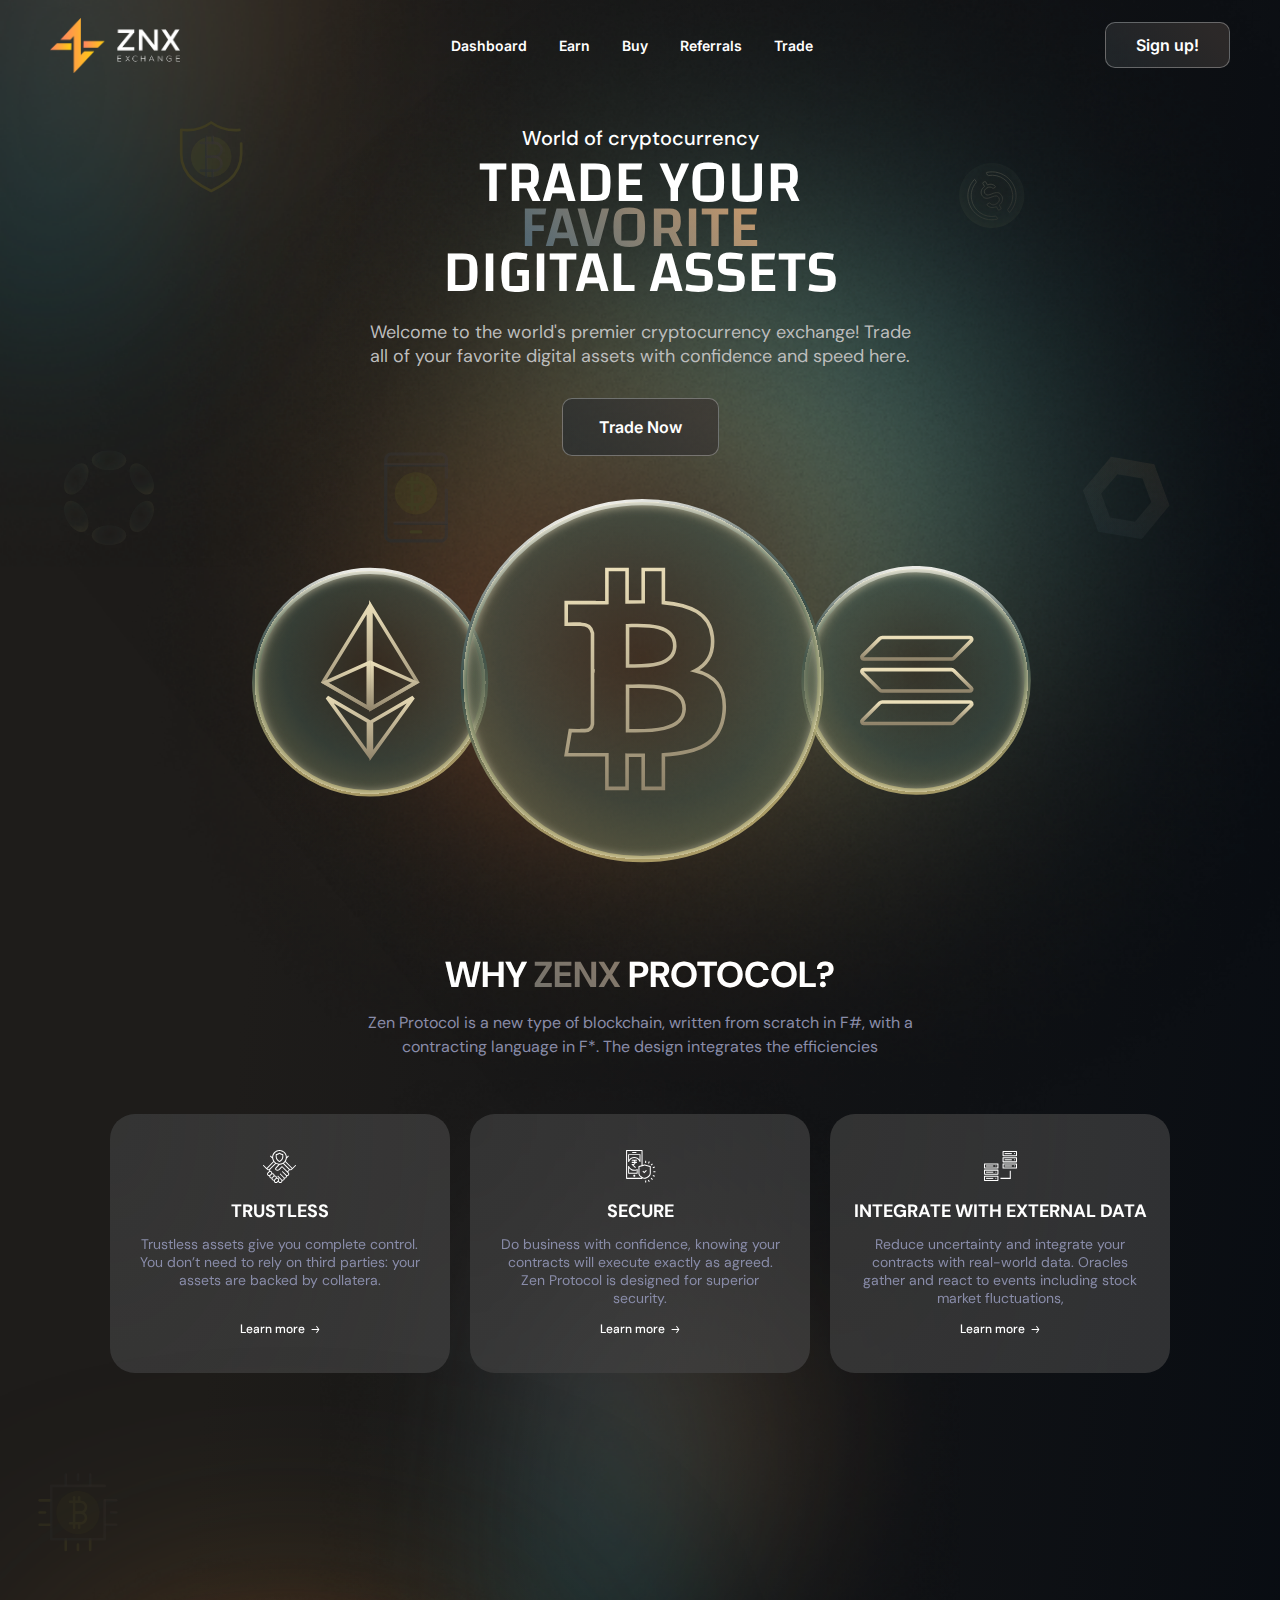
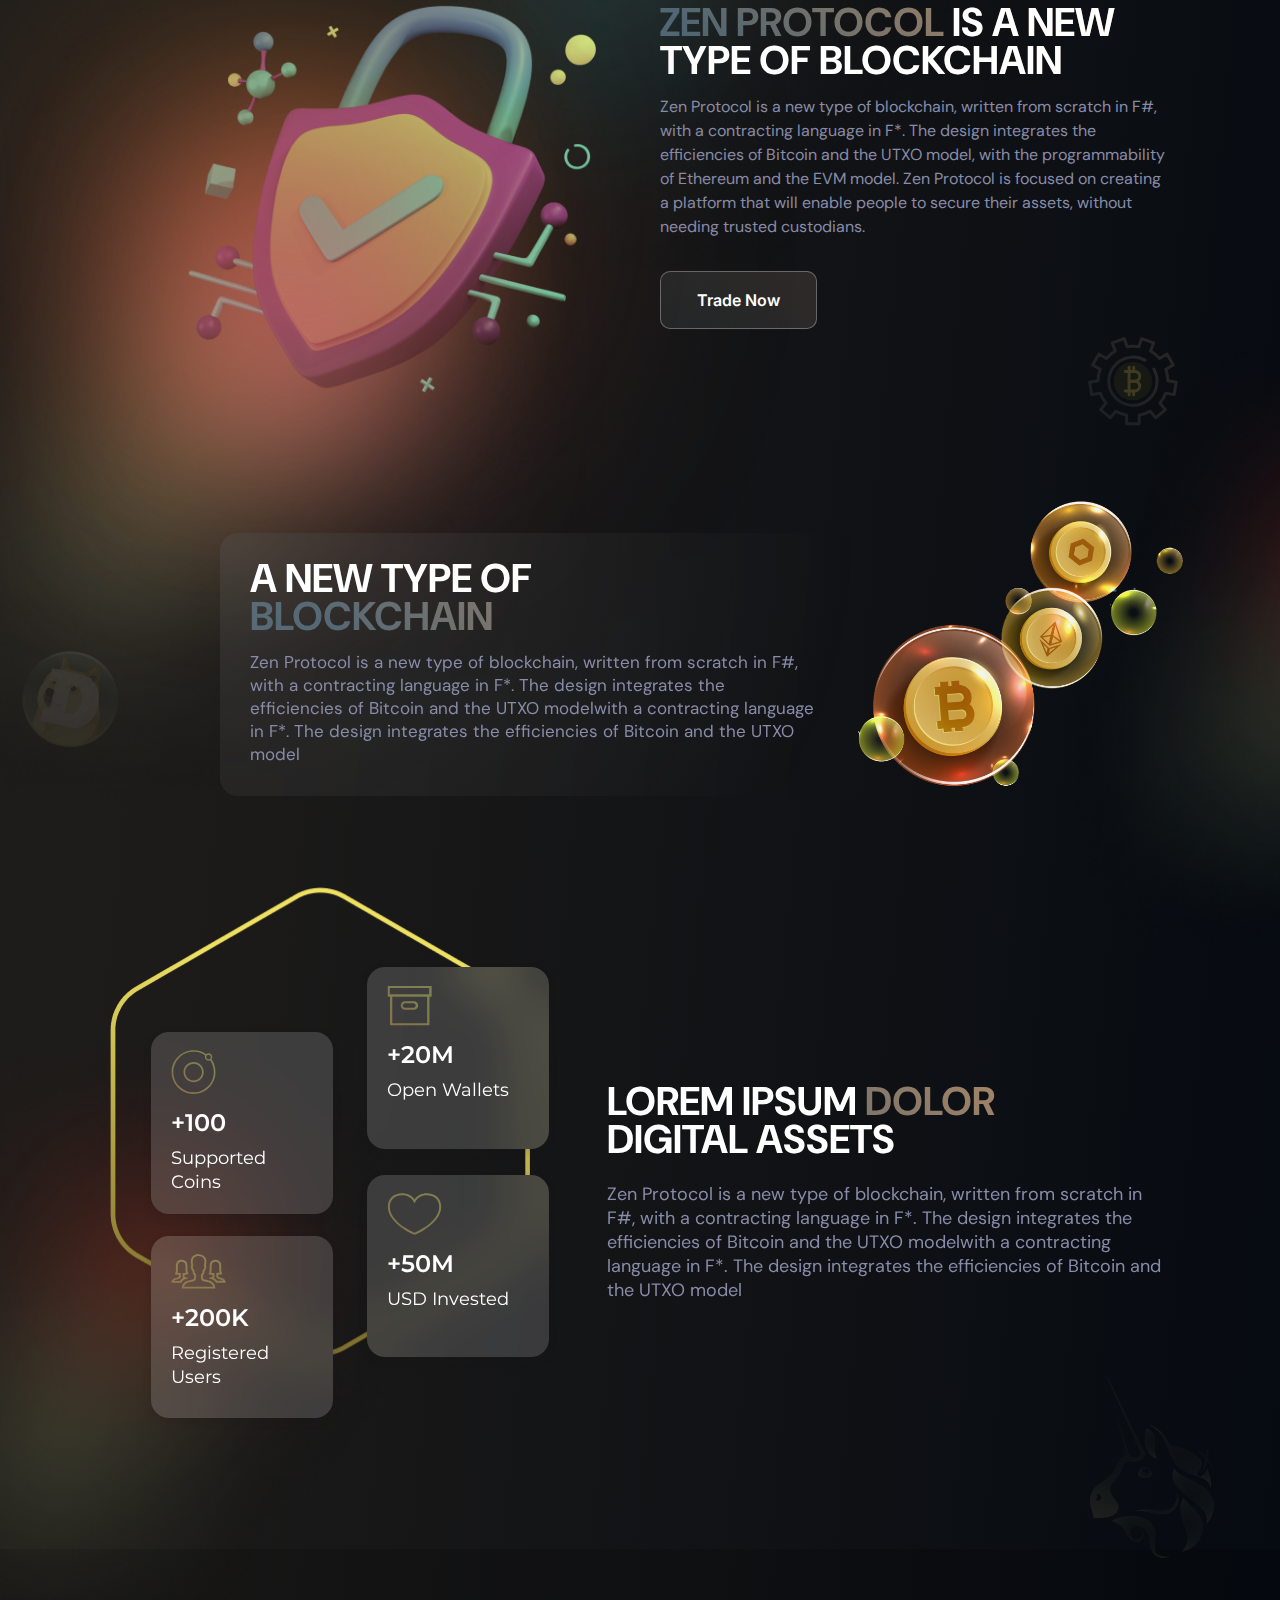
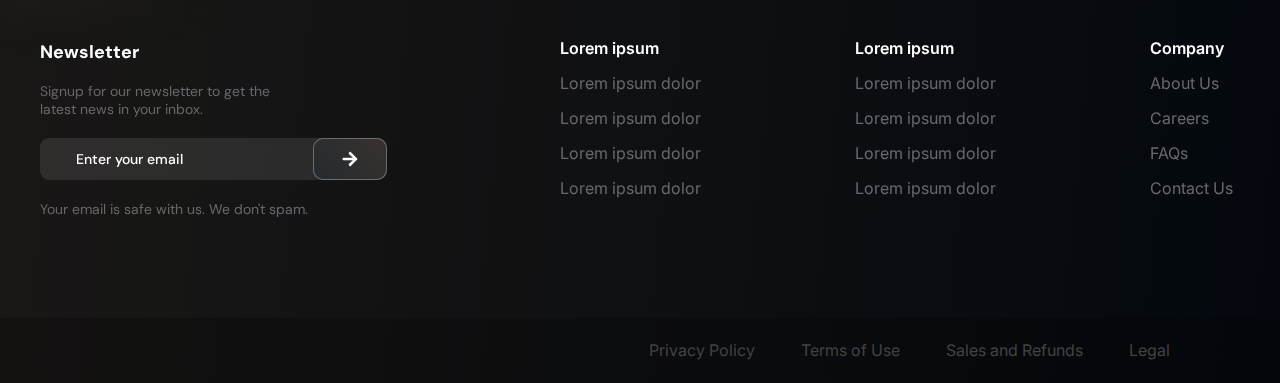
<file: index.html>
<!DOCTYPE html>
<html lang="en">
  <head>
    <meta charset="UTF-8" />
    <meta http-equiv="X-UA-Compatible" content="IE=edge" />
    <meta name="viewport" content="width=device-width, initial-scale=1.0" />
    <link rel="preconnect" href="https://fonts.googleapis.com">
    <link rel="preconnect" href="https://fonts.gstatic.com" crossorigin>
    <link href="https://fonts.googleapis.com/css2?family=Changa:wght@400;500&family=DM+Sans:wght@400;500;700&family=Inter:wght@400;500;600;700&family=Montserrat:wght@400;500;600&display=swap" rel="stylesheet">
    <link rel="stylesheet" href="css/main.css" />
    <title>Home</title>
  </head>
  <body>
    <!-- header start
    =========================================== -->
    <header class="header" id="header">
      <div class="auto__container">
        <div class="header__inner">
          <a href="index.html" class="header__inner-logo">
            <img src="./images/logo.png" alt="">
          </a>
          <nav class="nav" id="menu">
            <ul class="nav__inner">
              <li>
                <a href="dashboard.html">
                  Dashboard
                </a>
              </li>
              <li>
                <a href="earn.html">
                  Earn
                </a>
              </li>
              <li>
                <a href="buy.html">
                  Buy
                </a>
              </li>
              <li>
                <a href="referrals.html">
                  Referrals
                </a>
              </li>
              <li>
                <a href="trade.html">
                  Trade
                </a>
              </li>
              <a href="#" class="button">
                Sign up!
              </a>
            </ul>
          </nav>
          <div class="header__inner-buttons">
            <a href="#" class="button">
              Sign up!
            </a>
            <div class="burger" id="menuBtn">
              <span></span>
            </div>
          </div>
        </div>
      </div>
    </header>
    <!-- header end
    =========================================== -->
    <main class="main">
      <div class="main__bg">
        <div class="main__bg-top">
          <img src="./images/hero-bg.png" alt="">
        </div>
      </div>
      <div class="main__blur">
        <img src="./images/blur.png" alt="">
      </div>
    <!-- hero start
    =========================================== -->
    <section class="hero">
      <div class="hero__bg">
        <div class="heroIcon topl">
          <img src="./images/icons/bitcoin-1.svg" alt="">
        </div>
        <div class="heroIcon topr">
          <img src="./images/icons/usd-coin.svg" alt="">
        </div>
        <div class="heroIcon botl">
          <img src="./images/icons/polkadot.svg" alt="">
        </div>
        <div class="heroIcon botm">
          <img src="./images/icons/bitcoin-2.svg" alt="">
        </div>
        <div class="heroIcon botr">
          <img src="./images/icons/chainlink-link.svg" alt="">
        </div>
      </div>
      <div class="auto__container">
        <div class="hero__inner">
          <div class="hero__inner-content">
            <h5>
              World of cryptocurrency
            </h5>
            <h1>
              Trade your <br>
              <span>
              favorite 
              </span> <br>
              digital assets
            </h1>
            <p class="md">
              Welcome to the world's premier cryptocurrency exchange! Trade all of your favorite digital assets with confidence and speed here.
            </p>
            <a href="#" class="button">
              Trade Now
            </a>
          </div>
          <div class="hero__inner-image">
            <img src="./images/hero.svg" alt="">
          </div>
        </div>
      </div>
    </section>
    <!-- hero end
    =========================================== -->
    <!-- feature start
    =========================================== -->
    <section class="feature">
      <div class="feature__bg">
        <img src="./images/feature-bg.png" alt="">
      </div>
      <div class="auto__container">
        <div class="feature__inner">
          <div class="feature__inner-title">
            <h2 class="gradient">
               <span>Why</span> Zenx <span>Protocol?</span> 
            </h2>
            <p>
              Zen Protocol is a new type of blockchain, written from scratch in F#, with a contracting language in F*. The design integrates the efficiencies 
            </p>
          </div>
          <div class="feature__inner-row">
            <div class="featureItem">
              <div class="featureItem__icon">
                <img src="./images/feature/trust.svg" alt="">
              </div>
              <h6>
                TRUSTLESS
              </h6>
              <p class="sm">
                Trustless assets give you complete control. You don’t need to rely on third parties: your assets are backed by collatera.
              </p>
              <a href="#">
                Learn more 
                <svg>
                  <use xlink:href="#arrow-right"></use>
                </svg>
              </a>
            </div>
            <div class="featureItem">
              <div class="featureItem__icon">
                <img src="./images/feature/secure.svg" alt="">
              </div>
              <h6>
                SECURE
              </h6>
              <p class="sm">
                Do business with confidence, knowing your contracts will execute exactly as agreed. Zen Protocol is designed for superior security.
              </p>
              <a href="#">
                Learn more 
                <svg>
                  <use xlink:href="#arrow-right"></use>
                </svg>
              </a>
            </div>
            <div class="featureItem">
              <div class="featureItem__icon">
                <img src="./images/feature/data.svg" alt="">
              </div>
              <h6>
                INTEGRATE WITH EXTERNAL DATA
              </h6>
              <p class="sm">
                Reduce uncertainty and integrate your contracts with real-world data. Oracles gather and react to events including stock market fluctuations,
              </p>
              <a href="#">
                Learn more 
                <svg>
                  <use xlink:href="#arrow-right"></use>
                </svg>
              </a>
            </div>
          </div>
        </div>
      </div>
    </section>
    <!-- feature end
    =========================================== -->
    <!-- intro start
    =========================================== -->
    <section class="intro">
      <div class="intro__bg">
        <div class="introIcon topl">
          <img src="./images/icons/bitcoin-3.svg" alt="">
        </div>
        <div class="introIcon">
          <img src="./images/icons/bitcoin-4.svg" alt="">
        </div>
        <div class="intro__bg-blur">
          <img src="./images/intro-bg.png" alt="">
        </div>
      </div>

      <div class="auto__container">
        <div class="intro__inner">
          <div class="intro__inner-image">
            <img src="./images/intro-image.png" alt="">
          </div>
          <div class="intro__inner-content">
              <h2 class="big gradient">
                Zen Protocol <span>is a new type of blockchain</span> 
              </h2>
              <p>
                Zen Protocol is a new type of blockchain, written from scratch in F#, with a contracting language in F*. The design integrates the efficiencies of Bitcoin and the UTXO model, with the programmability of Ethereum and the EVM model. Zen Protocol is focused on creating a platform that will enable people to secure their assets, without needing trusted custodians.
              </p>
              <a href="#" class="button">
                Trade Now
              </a>
          </div>
        </div>
      </div>
    </section>
    <!-- intro end
    =========================================== -->
    <!-- info start
    =========================================== -->
    <section class="info">
      <div class="info__bg">
        <div class="infoIcon">
          <img src="./images/icons/dogecoin.svg" alt="">
        </div>
        <div class="info__bg-blur">
          <img src="./images/info-bg.png" alt="">
        </div>
      </div>
      <div class="auto__container">
        <div class="info__inner">
          <div class="info__inner-content">
            <h2 class="big gradient">
            <span>a new type of</span> <br> 
              blockchain
            </h2>
            <p class="big">
              Zen Protocol is a new type of blockchain, written from scratch in F#, with a contracting language in F*. The design integrates the efficiencies of Bitcoin and the UTXO modelwith a contracting language in F*. The design integrates the efficiencies of Bitcoin and the UTXO model
            </p>
          </div>
          <div class="info__inner-image">
            <img src="./images/info-image.png" alt="">
          </div>
        </div>
      </div>
    </section>
    <!-- info end
    =========================================== -->
    <!-- achieve start
    =========================================== -->
    <section class="achieve">
      <div class="achieve__bg">
        <div class="achieveIcon">
          <img src="./images/icons/uniswap.svg" alt="">
        </div>
        <div class="achieve__bg-blur">
          <img src="./images/info-bg.png" alt="">
        </div>
      </div>
      <div class="auto__container">
        <div class="achieve__inner">
          <div class="achieve__inner-info">
            <div class="achieve__inner-bg">
              <img src="./images/achieve-bg.png" alt="">
            </div>
            <div class="achieveItem">
              <div class="achieveItem__icon">
                <img src="./images/achieve/ionic.svg" alt="">
              </div>
              <h4>
                +100
              </h4>
              <p class="md">
                Supported Coins
              </p>
            </div>
            <div class="achieveItem">
              <div class="achieveItem__icon">
                <img src="./images/achieve/box.svg" alt="">
              </div>
              <h4>
                +20M
              </h4>
              <p class="md">
                Open Wallets
              </p>
            </div>
            <div class="achieveItem">
              <div class="achieveItem__icon long">
                <img src="./images/achieve/people.svg" alt="">
              </div>
              <h4>
                +200K
              </h4>
              <p class="md">
                Registered Users
              </p>
            </div>
            <div class="achieveItem">
              <div class="achieveItem__icon long">
                <img src="./images/achieve/heart.svg" alt="">
              </div>
              <h4>
                +50M
              </h4>
              <p class="md">
                USD Invested
              </p>
            </div>
          </div>
          <div class="achieve__inner-content">
            <h2 class="big gradient">
              <span>
                Lorem ipsum
              </span>
               dolor <br> 
               <span>digital assets</span> 
            </h2>
            <p class="md">
              Zen Protocol is a new type of blockchain, written from scratch in F#, with a contracting language in F*. The design integrates the efficiencies of Bitcoin and the UTXO modelwith a contracting language in F*. The design integrates the efficiencies of Bitcoin and the UTXO model
            </p>
          </div>
        </div>
      </div>
    </section>
    <!-- achieve end
    =========================================== -->
    <!-- footer start
    =========================================== -->
    <footer class="footer">
      <div class="auto__container">
        <div class="footer__inner">
          <form action="" class="footer__inner-form">
              <h6>
                Newsletter
              </h6>
              <p class="sm">
                Signup for our newsletter to get the latest news in your inbox.
              </p>
              <div class="input">
                <input type="email" placeholder="Enter your email">
                <button type="submit" class="button">
                  <svg>
                    <use xlink:href="#button-arrow"></use>
                  </svg>
                </button>
              </div>
              <p class="sm">
                Your email is safe with us. We don't spam.
              </p>
          </form>
          <div class="footer__inner-links">
            <div class="footer__inner-col">
                <h6 class="sm">
                  Lorem ipsum 
                </h6>
                <a href="#">
                  Lorem ipsum dolor
                </a>
                <a href="#">
                  Lorem ipsum dolor
                </a>
                <a href="#">
                  Lorem ipsum dolor
                </a>
                <a href="#">
                  Lorem ipsum dolor
                </a>
            </div>
            <div class="footer__inner-col">
              <h6 class="sm">
                Lorem ipsum 
              </h6>
              <a href="#">
                Lorem ipsum dolor
              </a>
              <a href="#">
                Lorem ipsum dolor
              </a>
              <a href="#">
                Lorem ipsum dolor
              </a>
              <a href="#">
                Lorem ipsum dolor
              </a>
            </div>
            <div class="footer__inner-col">
            <h6 class="sm">
              Company
            </h6>
            <a href="#">
              About Us
            </a>
            <a href="#">
              Careers
            </a>
            <a href="#">
              FAQs
            </a>
            <a href="#">
              Contact Us
            </a>
            </div>
          </div>
        </div>
      </div>
    </footer>
    <div class="copy">
      <div class="auto__container">
        <div class="copy__inner">
          <a href="#">
            Privacy Policy
          </a>
          <a href="#">
            Terms of Use
          </a>
          <a href="#">
            Sales and Refunds
          </a>
          <a href="#">
            Legal
          </a>
        </div>
      </div>
    </div>
    <!-- footer end
    =========================================== -->
    </main>

    <!-- Sprites
    =========================================== -->

    <svg style="display: none">
      <symbol id="arrow-right" viewBox="0 0 10 10">
        <g>
          <path d="M6.2987 0.868103L5.68835 1.70039L7.6709 4.40977H0.671387V5.59033H7.6709L5.68403 8.2997L6.2987 9.13199L9.32879 5.00005L6.2987 0.868103Z" fill="currentColor"/>
        </g>
      </symbol>
      <symbol id="button-arrow" viewBox="0 0 17 16">
        <g>
          <path d="M7.30469 1.32422C6.95312 1.67578 6.98828 2.20312 7.30469 2.55469L11.5586 6.5625H1.46875C0.976562 6.5625 0.625 6.94922 0.625 7.40625V8.53125C0.625 9.02344 0.976562 9.375 1.46875 9.375H11.5586L7.30469 13.418C6.98828 13.7695 6.98828 14.2969 7.30469 14.6484L8.07812 15.4219C8.42969 15.7383 8.95703 15.7383 9.27344 15.4219L16.1289 8.56641C16.4453 8.25 16.4453 7.72266 16.1289 7.37109L9.27344 0.550781C8.95703 0.234375 8.42969 0.234375 8.07812 0.550781L7.30469 1.32422Z" fill="currentColor"/>
        </g>
      </symbol>
    </svg>
    <!-- js
    =========================================== -->
    <script src="./js/main.js"></script>
    
  </body>
</html>
</file>
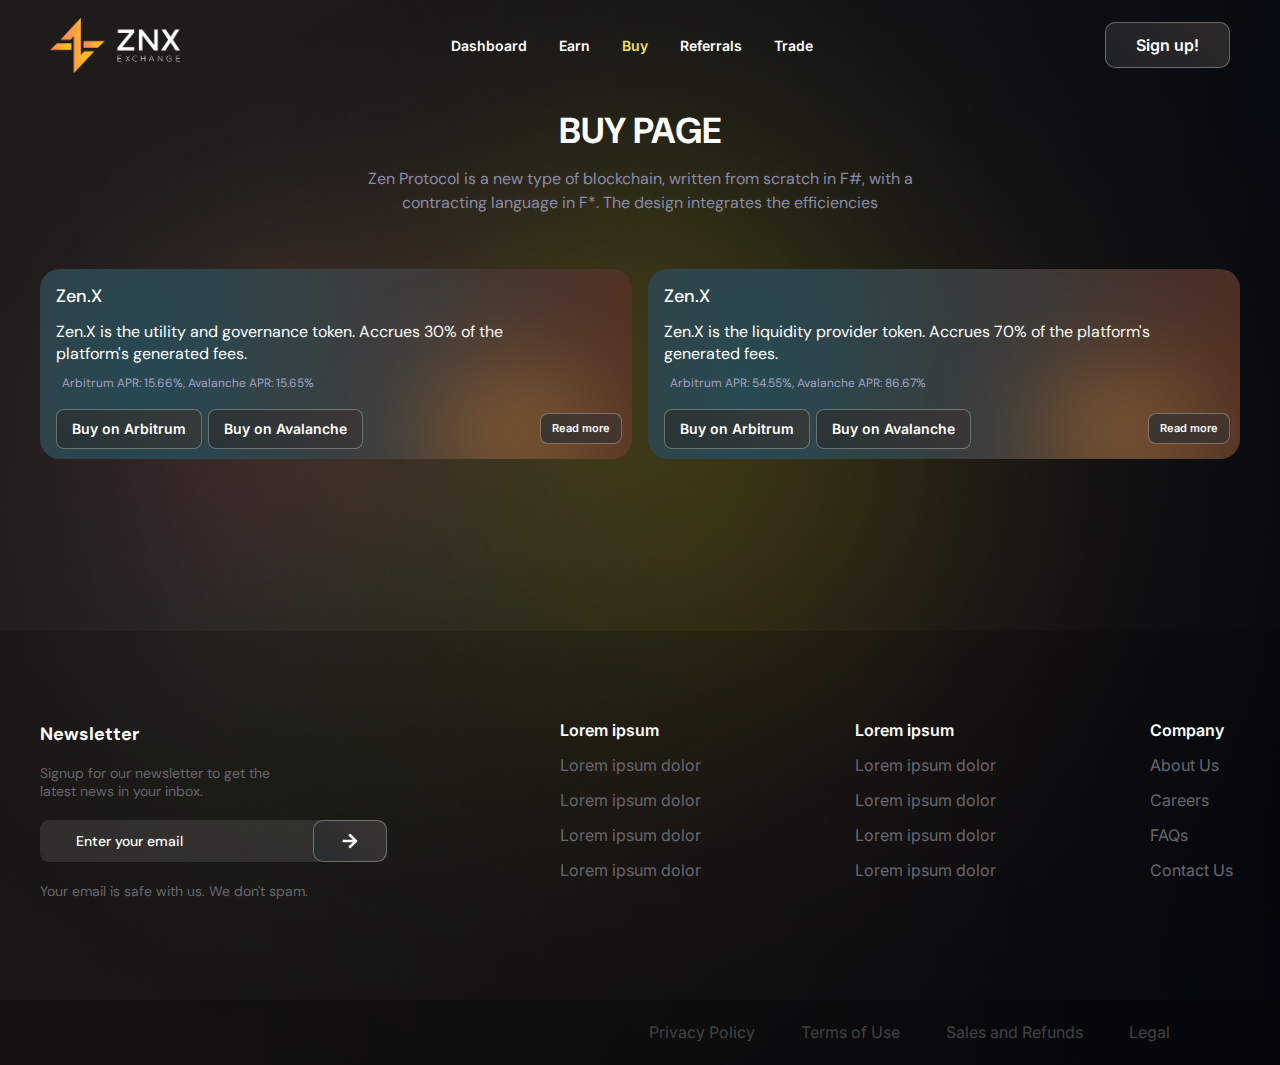
<file: buy.html>
<!DOCTYPE html>
<html lang="en">
  <head>
    <meta charset="UTF-8" />
    <meta http-equiv="X-UA-Compatible" content="IE=edge" />
    <meta name="viewport" content="width=device-width, initial-scale=1.0" />
    <link rel="preconnect" href="https://fonts.googleapis.com" />
    <link rel="preconnect" href="https://fonts.gstatic.com" crossorigin />
    <link
      href="https://fonts.googleapis.com/css2?family=Changa:wght@400;500&family=DM+Sans:wght@400;500;700&family=Inter:wght@400;500;600;700&family=Montserrat:wght@400;500;600&display=swap"
      rel="stylesheet"
    />
    <link rel="stylesheet" href="css/main.css" />
    <title>Buy</title>
  </head>
  <body>
    <!-- header start
    =========================================== -->
    <header class="header" id="header">
      <div class="auto__container">
        <div class="header__inner">
          <a href="index.html" class="header__inner-logo">
            <img src="./images/logo.png" alt="">
          </a>
          <nav class="nav" id="menu">
            <ul class="nav__inner">
              <li>
                <a href="dashboard.html"> Dashboard </a>
              </li>
              <li>
                <a href="earn.html"> Earn </a>
              </li>
              <li>
                <a href="buy.html" class="active"> Buy </a>
              </li>
              <li>
                <a href="referrals.html"> Referrals </a>
              </li>
              <li>
                <a href="trade.html"> Trade </a>
              </li>
              <a href="#" class="button"> Sign up! </a>
            </ul>
          </nav>
          <div class="header__inner-buttons">
            <a href="#" class="button"> Sign up! </a>
            <div class="burger" id="menuBtn">
              <span></span>
            </div>
          </div>
        </div>
      </div>
    </header>
    <!-- header end
    =========================================== -->
    <main class="main">
      <div class="main__bg">
        <div class="main__bg-inner">
          <img src="./images/main-bg-3.png" alt="" />
        </div>
      </div>
      <!-- dash start
    =========================================== -->
      <section class="dash">
        <div class="auto__container">
          <div class="dash__inner">
            <div class="dash__inner-header">
              <h2>Buy Page</h2>
              <p>
                Zen Protocol is a new type of blockchain, written from scratch in F#, with a contracting language in F*. The design integrates the efficiencies 
              </p>
            </div>
            <div class="dashItem__row buy">
              <div class="dashItem gr">
                <div class="dashItem__title left ex">
                  <h6>Zen.X</h6>
                </div>
                <div class="dashItem__text">
                    <p class="md">
                        Zen.X is the utility and governance token. Accrues 30% of the platform's generated fees.
                    </p>
                    <p class="sm">
                        Arbitrum APR: 15.66%, Avalanche APR: 15.65%
                    </p>
                </div>
                <div class="dashItem__buttons big ex">
                    <div class="dashItem__buttons-row">
                        <a href="#" class="button">
                            Buy on Arbitrum
                        </a>
                        <a href="#" class="button">
                            Buy on Avalanche
                        </a>
                    </div>
                    <a href="#" class="button sm">
                        Read more
                    </a>
                </div>
              </div>
              <div class="dashItem gr">
                <div class="dashItem__title left ex">
                  <h6>Zen.X</h6>
                </div>
                <div class="dashItem__text">
                    <p class="md">
                        Zen.X is the liquidity provider token. Accrues 70% of the platform's generated fees.
                    </p>
                    <p class="sm">
                        Arbitrum APR: 54.55%, Avalanche APR: 86.67%
                    </p>
                </div>
                <div class="dashItem__buttons big ex">
                    <div class="dashItem__buttons-row">
                        <a href="#" class="button">
                            Buy on Arbitrum
                        </a>
                        <a href="#" class="button">
                            Buy on Avalanche
                        </a>
                    </div>
                    <a href="#" class="button sm">
                        Read more
                    </a>
                </div>
              </div>
            </div>
          </div>
        </div>
      </section>
      <!-- dash end
    =========================================== -->
      <!-- footer start
    =========================================== -->
      <footer class="footer">
        <div class="auto__container">
          <div class="footer__inner">
            <form action="" class="footer__inner-form">
              <h6>Newsletter</h6>
              <p class="sm">
                Signup for our newsletter to get the latest news in your inbox.
              </p>
              <div class="input">
                <input type="email" placeholder="Enter your email" />
                <button type="submit" class="button">
                  <svg>
                    <use xlink:href="#button-arrow"></use>
                  </svg>
                </button>
              </div>
              <p class="sm">Your email is safe with us. We don't spam.</p>
            </form>
            <div class="footer__inner-links">
              <div class="footer__inner-col">
                <h6 class="sm">Lorem ipsum</h6>
                <a href="#"> Lorem ipsum dolor </a>
                <a href="#"> Lorem ipsum dolor </a>
                <a href="#"> Lorem ipsum dolor </a>
                <a href="#"> Lorem ipsum dolor </a>
              </div>
              <div class="footer__inner-col">
                <h6 class="sm">Lorem ipsum</h6>
                <a href="#"> Lorem ipsum dolor </a>
                <a href="#"> Lorem ipsum dolor </a>
                <a href="#"> Lorem ipsum dolor </a>
                <a href="#"> Lorem ipsum dolor </a>
              </div>
              <div class="footer__inner-col">
                <h6 class="sm">Company</h6>
                <a href="#"> About Us </a>
                <a href="#"> Careers </a>
                <a href="#"> FAQs </a>
                <a href="#"> Contact Us </a>
              </div>
            </div>
          </div>
        </div>
      </footer>
      <div class="copy">
        <div class="auto__container">
          <div class="copy__inner">
            <a href="#"> Privacy Policy </a>
            <a href="#"> Terms of Use </a>
            <a href="#"> Sales and Refunds </a>
            <a href="#"> Legal </a>
          </div>
        </div>
      </div>
      <!-- footer end
    =========================================== -->
    </main>
    <!-- Sprites
    =========================================== -->
    <svg style="display: none">
      <symbol id="arrow-right" viewBox="0 0 10 10">
        <g>
          <path
            d="M6.2987 0.868103L5.68835 1.70039L7.6709 4.40977H0.671387V5.59033H7.6709L5.68403 8.2997L6.2987 9.13199L9.32879 5.00005L6.2987 0.868103Z"
            fill="currentColor"
          />
        </g>
      </symbol>
      <symbol id="button-arrow" viewBox="0 0 17 16">
        <g>
          <path
            d="M7.30469 1.32422C6.95312 1.67578 6.98828 2.20312 7.30469 2.55469L11.5586 6.5625H1.46875C0.976562 6.5625 0.625 6.94922 0.625 7.40625V8.53125C0.625 9.02344 0.976562 9.375 1.46875 9.375H11.5586L7.30469 13.418C6.98828 13.7695 6.98828 14.2969 7.30469 14.6484L8.07812 15.4219C8.42969 15.7383 8.95703 15.7383 9.27344 15.4219L16.1289 8.56641C16.4453 8.25 16.4453 7.72266 16.1289 7.37109L9.27344 0.550781C8.95703 0.234375 8.42969 0.234375 8.07812 0.550781L7.30469 1.32422Z"
            fill="currentColor"
          />
        </g>
      </symbol>
    </svg>
    <!-- js
    =========================================== -->
    <script src="./js/main.js"></script>
  </body>
</html>
</file>
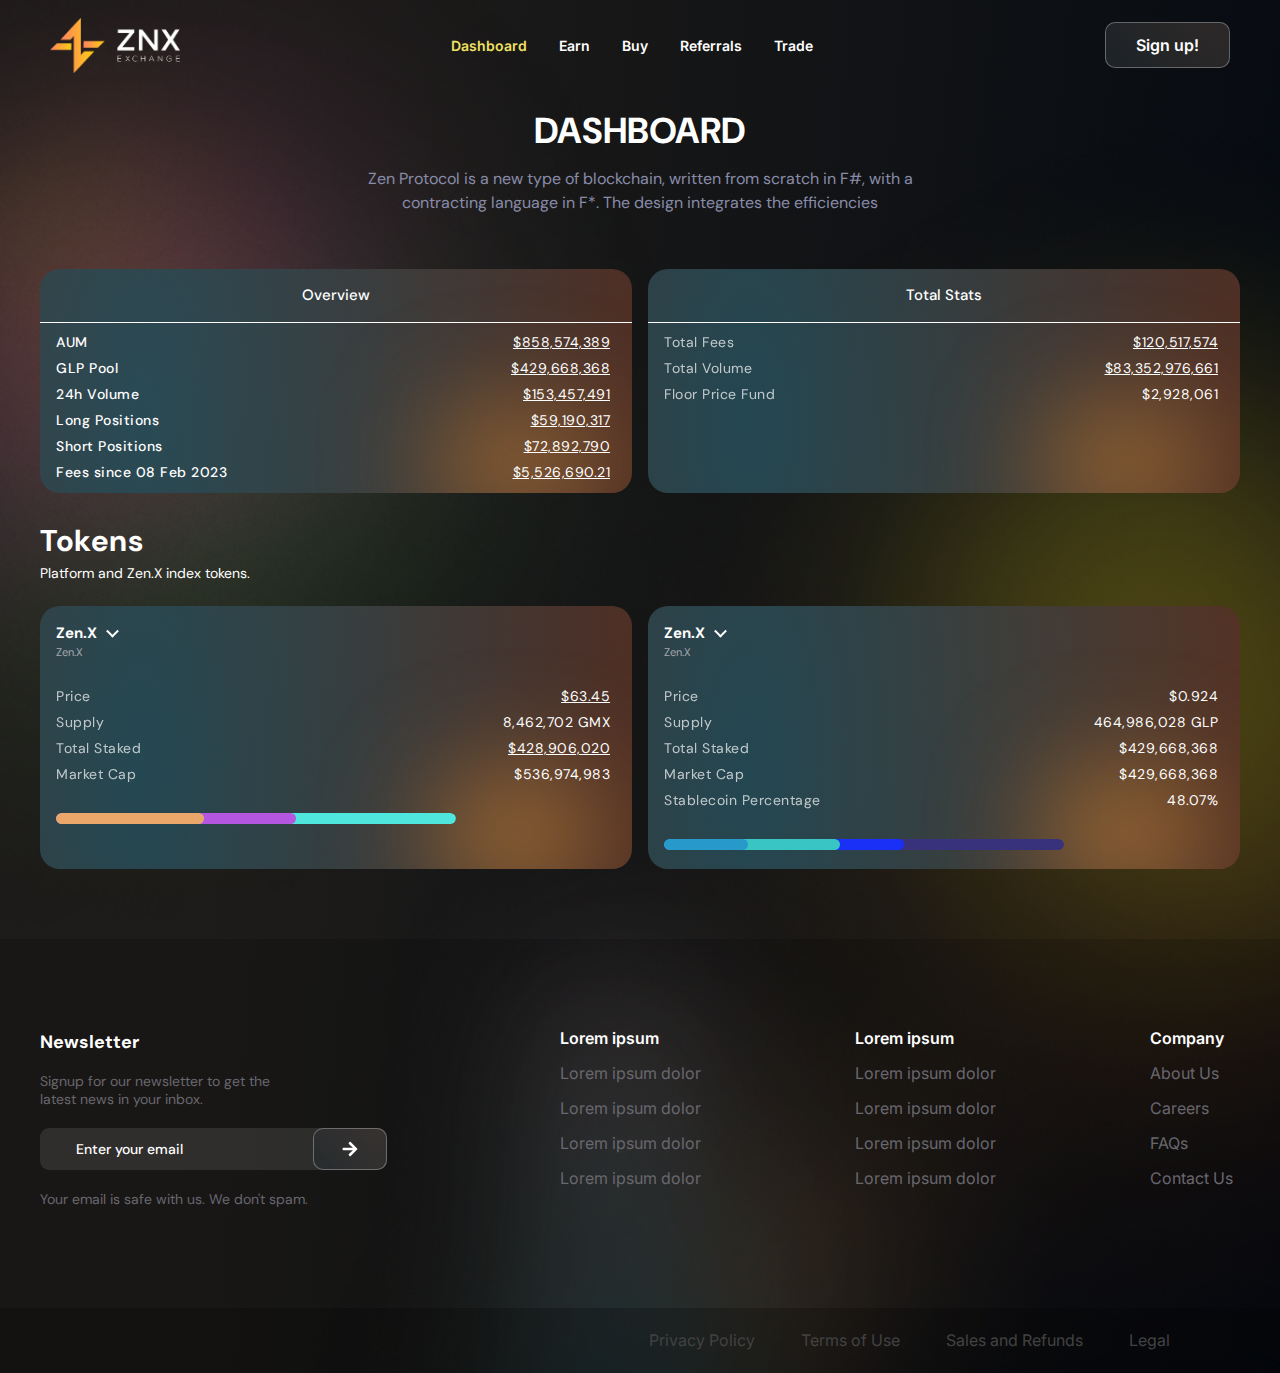
<file: dashboard.html>
<!DOCTYPE html>
<html lang="en">
  <head>
    <meta charset="UTF-8" />
    <meta http-equiv="X-UA-Compatible" content="IE=edge" />
    <meta name="viewport" content="width=device-width, initial-scale=1.0" />
    <link rel="preconnect" href="https://fonts.googleapis.com">
    <link rel="preconnect" href="https://fonts.gstatic.com" crossorigin>
    <link href="https://fonts.googleapis.com/css2?family=Changa:wght@400;500&family=DM+Sans:wght@400;500;700&family=Inter:wght@400;500;600;700&family=Montserrat:wght@400;500;600&display=swap" rel="stylesheet">
    <link rel="stylesheet" href="css/main.css" />
    <title>Dashboard</title>
  </head>
  <body>
    <!-- header start
    =========================================== -->
    <header class="header" id="header">
      <div class="auto__container">
        <div class="header__inner">
          <a href="index.html" class="header__inner-logo">
            <img src="./images/logo.png" alt="">
          </a>
          <nav class="nav" id="menu">
            <ul class="nav__inner">
              <li>
                <a href="dashboard.html" class="active">
                  Dashboard
                </a>
              </li>
              <li>
                <a href="earn.html">
                  Earn
                </a>
              </li>
              <li>
                <a href="buy.html">
                  Buy
                </a>
              </li>
              <li>
                <a href="referrals.html">
                  Referrals
                </a>
              </li>
              <li>
                <a href="trade.html">
                  Trade
                </a>
              </li>
              <a href="#" class="button">
                Sign up!
              </a>
            </ul>
          </nav>
          <div class="header__inner-buttons">
            <a href="#" class="button">
              Sign up!
            </a>
            <div class="burger" id="menuBtn">
              <span></span>
            </div>
          </div>
        </div>
      </div>
    </header>
    <!-- header end
    =========================================== -->
    <main class="main">
      <div class="main__bg">
        <div class="main__bg-inner">
            <img src="./images/main-bg-1.png" alt="">
        </div>
      </div>
    <!-- dash start
    =========================================== -->
    <section class="dash">
      <div class="auto__container">
        <div class="dash__inner">
            <div class="dash__inner-header">
                <h2>
                    Dashboard
                </h2>
                <p>
                    Zen Protocol is a new type of blockchain, written from scratch in F#, with a contracting language in F*. The design integrates the efficiencies 
                </p>
            </div>
            <div class="dashItem__row">
              <div class="dashItem gr">
                <div class="dashItem__title block">
                  <h6>
                    Overview
                  </h6>
                </div>
                <div class="dashItem__info">
                  <p>
                    AUM
                  </p>
                  <p class="sm">
                    $858,574,389
                  </p>
                </div>
                <div class="dashItem__info">
                  <p>
                    GLP Pool
                  </p>
                  <p class="sm">
                    $429,668,368
                  </p>
                </div>
                <div class="dashItem__info">
                  <p>
                    24h Volume
                  </p>
                  <p class="sm">
                    $153,457,491
                  </p>
                </div>
                <div class="dashItem__info">
                  <p>
                    Long Positions
                  </p>
                  <p class="sm">
                    $59,190,317
                  </p>
                </div>
                <div class="dashItem__info">
                  <p>
                    Short Positions
                  </p>
                  <p class="sm">
                    $72,892,790
                  </p>
                </div>
                <div class="dashItem__info">
                  <p>
                    Fees since 08 Feb 2023
                  </p>
                  <p class="sm">
                    $5,526,690.21
                  </p>
                </div>
              </div>
              <div class="dashItem gr">
                <div class="dashItem__title block">
                  <h6>
                    Total Stats
                  </h6>
                </div>
                <div class="dashItem__info">
                  <p class="reg">
                    Total Fees
                  </p>
                  <p class="sm">
                    $120,517,574
                  </p>
                </div>
                <div class="dashItem__info">
                  <p class="reg">
                    Total Volume
                  </p>
                  <p class="sm">
                    $83,352,976,661
                  </p>
                </div>
                <div class="dashItem__info">
                  <p class="reg">
                    Floor Price Fund
                  </p>
                  <p class="sm base">
                    $2,928,061
                  </p>
                </div>
              </div>
            </div>
            <div class="dash__inner-title">
              <h3>
                Tokens
              </h3>
              <p class="sm">
                Platform and Zen.X index tokens.
              </p>
            </div>
            <div class="dashItem__row">
              <div class="dashItem gr">
                <div class="dashItem__header">
                  <h6>
                    Zen.X
                  </h6>
                  <p>
                    Zen.X
                  </p>
                </div>
                <div class="dashItem__info">
                  <p class="reg">
                    Price
                  </p>
                  <p class="sm">
                    $63.45
                  </p>
                </div>
                <div class="dashItem__info">
                  <p class="reg">
                    Supply
                  </p>
                  <p class="sm base">
                    8,462,702 GMX
                  </p>
                </div>
                <div class="dashItem__info">
                  <p class="reg">
                    Total Staked
                  </p>
                  <p class="sm">
                    $428,906,020
                  </p>
                </div>
                <div class="dashItem__info">
                  <p class="reg">
                    Market Cap
                  </p>
                  <p class="sm base">
                    $536,974,983
                  </p>
                </div>
                <div class="dashItem__bar">
                  <div class="dashItem__bar-inner">
                    <span></span>
                    <span></span>
                    <span></span>
                  </div>
                </div>
              </div>
              <div class="dashItem gr">
                <div class="dashItem__header">
                  <h6>
                    Zen.X
                  </h6>
                  <p>
                    Zen.X
                  </p>
                </div>
                <div class="dashItem__info">
                  <p class="reg">
                    Price
                  </p>
                  <p class="sm base">
                    $0.924
                  </p>
                </div>
                <div class="dashItem__info">
                  <p class="reg">
                    Supply
                  </p>
                  <p class="sm base">
                    464,986,028 GLP
                  </p>
                </div>
                <div class="dashItem__info">
                  <p class="reg">
                    Total Staked
                  </p>
                  <p class="sm base">
                    $429,668,368
                  </p>
                </div>
                <div class="dashItem__info">
                  <p class="reg">
                    Market Cap
                  </p>
                  <p class="sm base">
                    $429,668,368
                  </p>
                </div>
                <div class="dashItem__info">
                  <p class="reg">
                    Stablecoin Percentage
                  </p>
                  <p class="sm base">
                    48.07%
                  </p>
                </div>
                <div class="dashItem__bar lg">
                  <div class="dashItem__bar-inner">
                    <span></span>
                    <span></span>
                    <span></span>
                    <span></span>
                  </div>
                </div>
              </div>
            </div>
        </div>
      </div>
    </section>
    <!-- dash end
    =========================================== -->
    <!-- footer start
    =========================================== -->
    <footer class="footer">
      <div class="auto__container">
        <div class="footer__inner">
          <form action="" class="footer__inner-form">
              <h6>
                Newsletter
              </h6>
              <p class="sm">
                Signup for our newsletter to get the latest news in your inbox.
              </p>
              <div class="input">
                <input type="email" placeholder="Enter your email">
                <button type="submit" class="button">
                  <svg>
                    <use xlink:href="#button-arrow"></use>
                  </svg>
                </button>
              </div>
              <p class="sm">
                Your email is safe with us. We don't spam.
              </p>
          </form>
          <div class="footer__inner-links">
            <div class="footer__inner-col">
                <h6 class="sm">
                  Lorem ipsum 
                </h6>
                <a href="#">
                  Lorem ipsum dolor
                </a>
                <a href="#">
                  Lorem ipsum dolor
                </a>
                <a href="#">
                  Lorem ipsum dolor
                </a>
                <a href="#">
                  Lorem ipsum dolor
                </a>
            </div>
            <div class="footer__inner-col">
              <h6 class="sm">
                Lorem ipsum 
              </h6>
              <a href="#">
                Lorem ipsum dolor
              </a>
              <a href="#">
                Lorem ipsum dolor
              </a>
              <a href="#">
                Lorem ipsum dolor
              </a>
              <a href="#">
                Lorem ipsum dolor
              </a>
            </div>
            <div class="footer__inner-col">
            <h6 class="sm">
              Company
            </h6>
            <a href="#">
              About Us
            </a>
            <a href="#">
              Careers
            </a>
            <a href="#">
              FAQs
            </a>
            <a href="#">
              Contact Us
            </a>
            </div>
          </div>
        </div>
      </div>
    </footer>
    <div class="copy">
      <div class="auto__container">
        <div class="copy__inner">
          <a href="#">
            Privacy Policy
          </a>
          <a href="#">
            Terms of Use
          </a>
          <a href="#">
            Sales and Refunds
          </a>
          <a href="#">
            Legal
          </a>
        </div>
      </div>
    </div>
    <!-- footer end
    =========================================== -->
    </main>
    <!-- Sprites
    =========================================== -->
    <svg style="display: none">
      <symbol id="arrow-right" viewBox="0 0 10 10">
        <g>
          <path d="M6.2987 0.868103L5.68835 1.70039L7.6709 4.40977H0.671387V5.59033H7.6709L5.68403 8.2997L6.2987 9.13199L9.32879 5.00005L6.2987 0.868103Z" fill="currentColor"/>
        </g>
      </symbol>
      <symbol id="button-arrow" viewBox="0 0 17 16">
        <g>
          <path d="M7.30469 1.32422C6.95312 1.67578 6.98828 2.20312 7.30469 2.55469L11.5586 6.5625H1.46875C0.976562 6.5625 0.625 6.94922 0.625 7.40625V8.53125C0.625 9.02344 0.976562 9.375 1.46875 9.375H11.5586L7.30469 13.418C6.98828 13.7695 6.98828 14.2969 7.30469 14.6484L8.07812 15.4219C8.42969 15.7383 8.95703 15.7383 9.27344 15.4219L16.1289 8.56641C16.4453 8.25 16.4453 7.72266 16.1289 7.37109L9.27344 0.550781C8.95703 0.234375 8.42969 0.234375 8.07812 0.550781L7.30469 1.32422Z" fill="currentColor"/>
        </g>
      </symbol>
    </svg>
    <!-- js
    =========================================== -->
    <script src="./js/main.js"></script>
    
  </body>
</html>
</file>
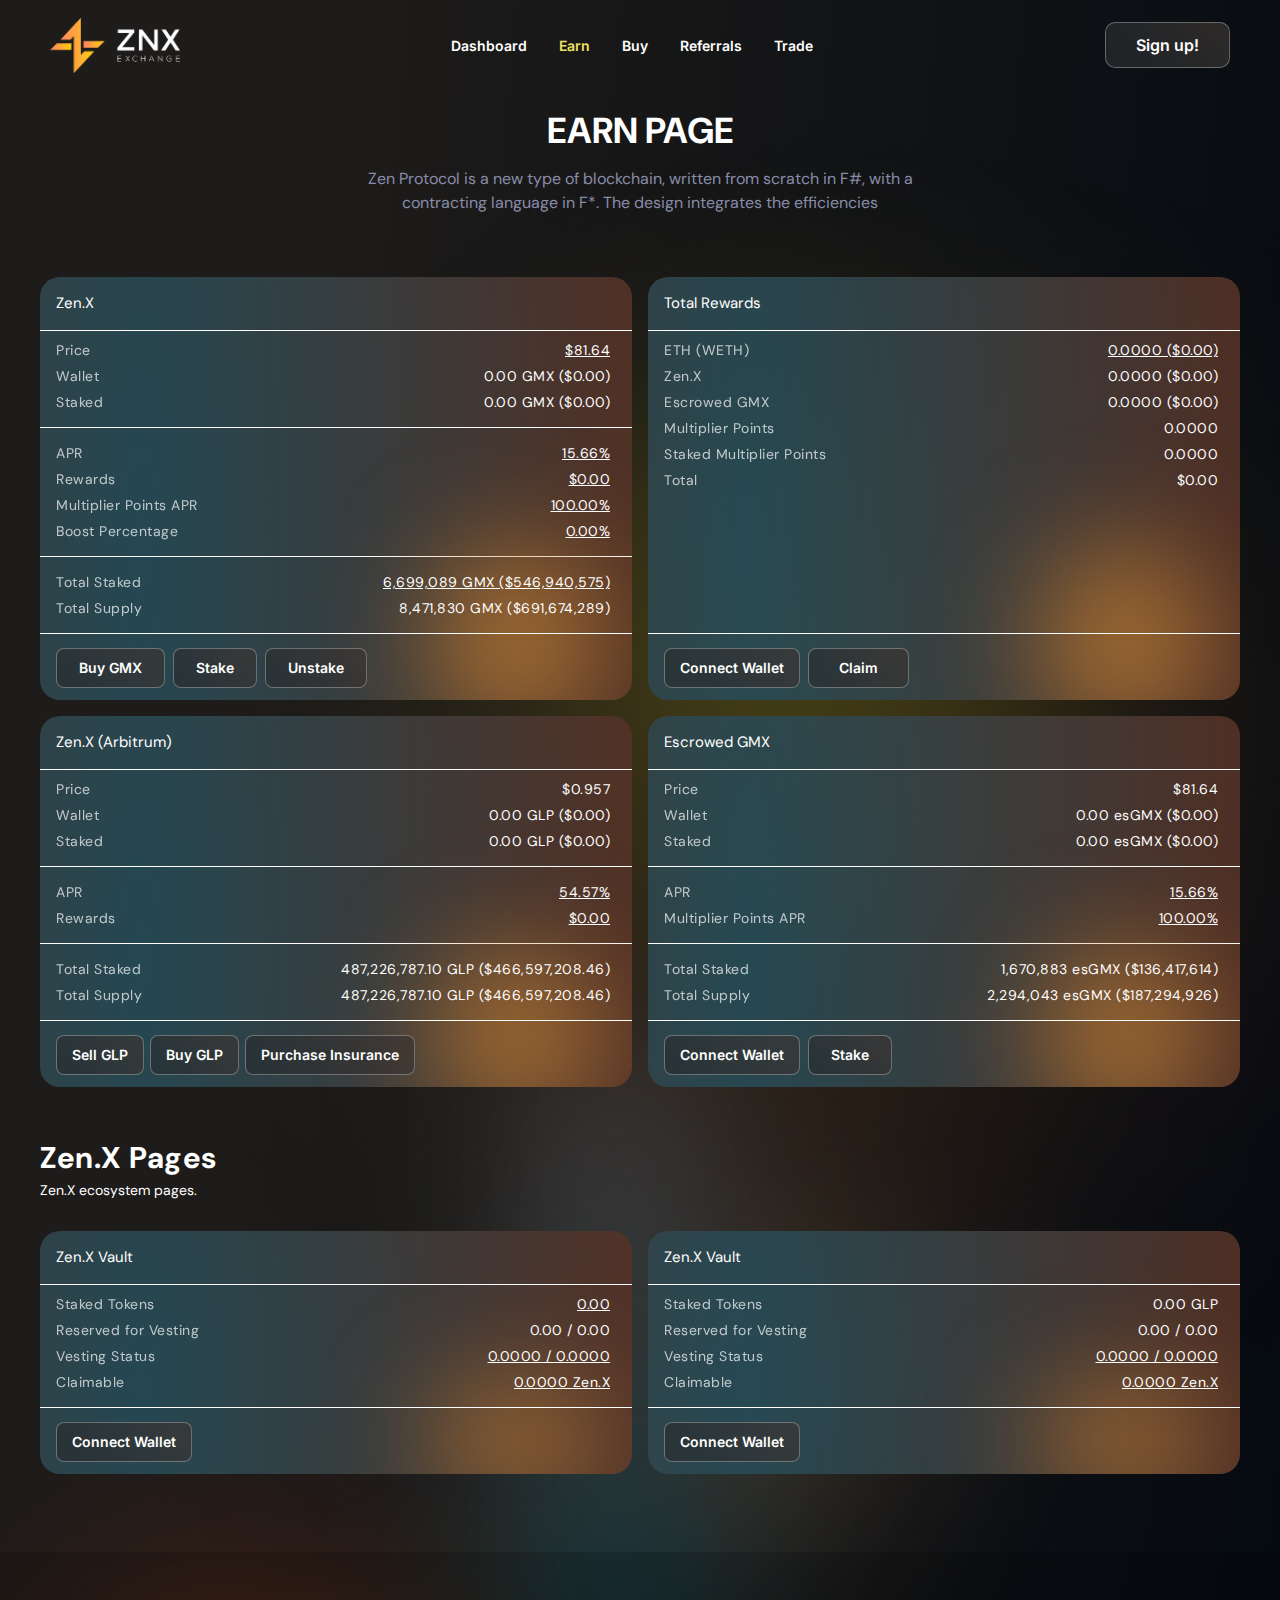
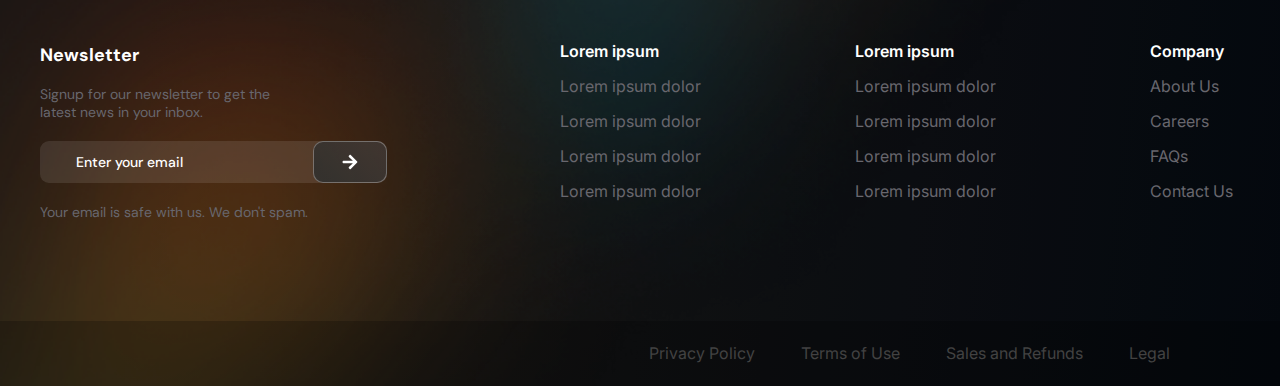
<file: earn.html>
<!DOCTYPE html>
<html lang="en">
  <head>
    <meta charset="UTF-8" />
    <meta http-equiv="X-UA-Compatible" content="IE=edge" />
    <meta name="viewport" content="width=device-width, initial-scale=1.0" />
    <link rel="preconnect" href="https://fonts.googleapis.com" />
    <link rel="preconnect" href="https://fonts.gstatic.com" crossorigin />
    <link
      href="https://fonts.googleapis.com/css2?family=Changa:wght@400;500&family=DM+Sans:wght@400;500;700&family=Inter:wght@400;500;600;700&family=Montserrat:wght@400;500;600&display=swap"
      rel="stylesheet"
    />
    <link rel="stylesheet" href="css/main.css" />
    <title>Earn</title>
  </head>
  <body>
    <!-- header start
    =========================================== -->
    <header class="header" id="header">
      <div class="auto__container">
        <div class="header__inner">
          <a href="index.html" class="header__inner-logo">
            <img src="./images/logo.png" alt="">
          </a>
          <nav class="nav" id="menu">
            <ul class="nav__inner">
              <li>
                <a href="dashboard.html"> Dashboard </a>
              </li>
              <li>
                <a href="earn.html" class="active"> Earn </a>
              </li>
              <li>
                <a href="buy.html"> Buy </a>
              </li>
              <li>
                <a href="referrals.html"> Referrals </a>
              </li>
              <li>
                <a href="trade.html"> Trade </a>
              </li>
              <a href="#" class="button"> Sign up! </a>
            </ul>
          </nav>
          <div class="header__inner-buttons">
            <a href="#" class="button"> Sign up! </a>
            <div class="burger" id="menuBtn">
              <span></span>
            </div>
          </div>
        </div>
      </div>
    </header>
    <!-- header end
    =========================================== -->
    <main class="main">
      <div class="main__bg">
        <div class="main__bg-inner">
          <img src="./images/main-bg-2.png" alt="" />
        </div>
      </div>
      <!-- dash start
    =========================================== -->
      <section class="dash">
        <div class="auto__container">
          <div class="dash__inner">
            <div class="dash__inner-header">
              <h2>Earn page</h2>
              <p>
                Zen Protocol is a new type of blockchain, written from scratch
                in F#, with a contracting language in F*. The design integrates
                the efficiencies
              </p>
            </div>
            <div class="dashItem__row big">
              <div class="dashItem gr">
                <div class="dashItem__title block left">
                  <h6>Zen.X</h6>
                </div>
                <div class="dashItem__info-wrapper block">
                  <div class="dashItem__info">
                    <p class="reg">Price</p>
                    <p class="sm">$81.64</p>
                  </div>
                  <div class="dashItem__info">
                    <p class="reg">Wallet</p>
                    <p class="sm base">0.00 GMX ($0.00)</p>
                  </div>
                  <div class="dashItem__info">
                    <p class="reg">Staked</p>
                    <p class="sm base">0.00 GMX ($0.00)</p>
                  </div>
                </div>
                <div class="dashItem__info-wrapper block">
                  <div class="dashItem__info">
                    <p class="reg">APR</p>
                    <p class="sm">15.66%</p>
                  </div>
                  <div class="dashItem__info">
                    <p class="reg">Rewards</p>
                    <p class="sm">$0.00</p>
                  </div>
                  <div class="dashItem__info">
                    <p class="reg">Multiplier Points APR</p>
                    <p class="sm">100.00%</p>
                  </div>
                  <div class="dashItem__info">
                    <p class="reg">Boost Percentage</p>
                    <p class="sm">0.00%</p>
                  </div>
                </div>
                <div class="dashItem__info-wrapper sm">
                    <div class="dashItem__info">
                      <p class="reg">Total Staked</p>
                      <p class="sm">6,699,089 GMX ($546,940,575)</p>
                    </div>
                    <div class="dashItem__info">
                      <p class="reg">Total Supply</p>
                      <p class="sm base">8,471,830 GMX ($691,674,289)</p>
                    </div>
                </div>
                <div class="dashItem__buttons">
                    <div class="dashItem__buttons-row">
                        <a href="#" class="button lg">
                            Buy GMX
                        </a>
                        <a href="#" class="button lg">
                            Stake
                        </a>
                        <a href="#" class="button lg">
                            Unstake
                        </a>
                    </div>
                </div>
              </div>
              <div class="dashItem gr">
                <div class="dashItem__title block left">
                  <h6>Total Rewards</h6>
                </div>
                <div class="dashItem__info-wrapper sm">
                  <div class="dashItem__info">
                      <p class="reg">ETH (WETH)</p>
                      <p class="sm">0.0000 ($0.00)</p>
                  </div>
                  <div class="dashItem__info">
                      <p class="reg">Zen.X</p>
                      <p class="sm base">0.0000 ($0.00)</p>
                  </div>
                  <div class="dashItem__info">
                      <p class="reg">Escrowed GMX</p>
                      <p class="sm base">0.0000 ($0.00)</p>
                  </div>
                  <div class="dashItem__info">
                      <p class="reg">Multiplier Points</p>
                      <p class="sm base">0.0000</p>
                  </div>
                  <div class="dashItem__info">
                      <p class="reg">Staked Multiplier Points</p>
                      <p class="sm base">0.0000</p>
                  </div>
                  <div class="dashItem__info">
                      <p class="reg">Total</p>
                      <p class="sm base">$0.00</p>
                  </div>
                </div>
                <div class="dashItem__buttons">
                    <div class="dashItem__buttons-row">
                        <a href="#" class="button">
                            Connect Wallet
                        </a>
                        <a href="#" class="button xlg">
                            Claim
                        </a>
                    </div>
                </div>
              </div>
              <div class="dashItem gr">
                <div class="dashItem__title block left">
                  <h6>Zen.X  (Arbitrum)</h6>
                </div>
                <div class="dashItem__info-wrapper block">
                  <div class="dashItem__info">
                    <p class="reg">Price</p>
                    <p class="sm base">$0.957</p>
                  </div>
                  <div class="dashItem__info">
                    <p class="reg">Wallet</p>
                    <p class="sm base">0.00 GLP ($0.00)</p>
                  </div>
                  <div class="dashItem__info">
                    <p class="reg">Staked</p>
                    <p class="sm base">0.00 GLP ($0.00)</p>
                  </div>
                </div>
                <div class="dashItem__info-wrapper block">
                  <div class="dashItem__info">
                    <p class="reg">APR</p>
                    <p class="sm">54.57%</p>
                  </div>
                  <div class="dashItem__info">
                    <p class="reg">Rewards</p>
                    <p class="sm">$0.00</p>
                  </div>
                </div>
                <div class="dashItem__info-wrapper sm">
                    <div class="dashItem__info">
                        <p class="reg">Total Staked</p>
                        <p class="sm base">487,226,787.10 GLP ($466,597,208.46)</p>
                      </div>
                      <div class="dashItem__info">
                        <p class="reg">Total Supply</p>
                        <p class="sm base">487,226,787.10 GLP ($466,597,208.46)</p>
                      </div>
                </div>
                <div class="dashItem__buttons big">
                    <div class="dashItem__buttons-row">
                        <a href="#" class="button">
                            Sell GLP
                        </a>
                        <a href="#" class="button">
                            Buy GLP
                        </a>
                        <a href="#" class="button">
                            Purchase Insurance
                        </a>
                    </div>
                </div>
              </div>
              <div class="dashItem gr">
                <div class="dashItem__title block left">
                  <h6>Escrowed GMX</h6>
                </div>
                <div class="dashItem__info-wrapper block">
                  <div class="dashItem__info">
                    <p class="reg">Price</p>
                    <p class="sm base">$81.64</p>
                  </div>
                  <div class="dashItem__info">
                    <p class="reg">Wallet</p>
                    <p class="sm base">0.00 esGMX ($0.00)</p>
                  </div>
                  <div class="dashItem__info">
                    <p class="reg">Staked</p>
                    <p class="sm base">0.00 esGMX ($0.00)</p>
                  </div>
                </div>
                <div class="dashItem__info-wrapper block">
                  <div class="dashItem__info">
                    <p class="reg">APR</p>
                    <p class="sm">15.66%</p>
                  </div>
                  <div class="dashItem__info">
                    <p class="reg">Multiplier Points APR</p>
                    <p class="sm">100.00%</p>
                  </div>
                </div>
                <div class="dashItem__info-wrapper sm">
                    <div class="dashItem__info">
                        <p class="reg">Total Staked</p>
                        <p class="sm base">1,670,883 esGMX ($136,417,614)</p>
                      </div>
                      <div class="dashItem__info">
                        <p class="reg">Total Supply</p>
                        <p class="sm base">2,294,043 esGMX ($187,294,926)</p>
                      </div>
                </div>
                <div class="dashItem__buttons">
                    <div class="dashItem__buttons-row">
                        <a href="#" class="button">
                            Connect Wallet
                        </a>
                        <a href="#" class="button lg">
                            Stake
                        </a>
                    </div>
                </div>
              </div>
            </div>
            <div class="dash__inner-title">
              <h3>Zen.X Pages</h3>
              <p class="sm">Zen.X ecosystem pages.</p>
            </div>
            <div class="dashItem__row big">
                <div class="dashItem gr">
                    <div class="dashItem__title block left">
                      <h6>Zen.X Vault</h6>
                    </div>
                    <div class="dashItem__info-wrapper sm">
                      <div class="dashItem__info">
                        <p class="reg">Staked Tokens</p>
                        <p class="sm">0.00</p>
                      </div>
                      <div class="dashItem__info">
                        <p class="reg">Reserved for Vesting</p>
                        <p class="sm base">0.00 / 0.00</p>
                      </div>
                      <div class="dashItem__info">
                        <p class="reg">Vesting Status</p>
                        <p class="sm">0.0000 / 0.0000</p>
                      </div>
                      <div class="dashItem__info">
                        <p class="reg">Claimable</p>
                        <p class="sm">0.0000 Zen.X</p>
                      </div>
                    </div>
                    <div class="dashItem__buttons">
                        <div class="dashItem__buttons-row">
                            <a href="#" class="button">
                                Connect Wallet
                            </a>
                        </div>
                    </div>
                </div>
                <div class="dashItem gr">
                    <div class="dashItem__title block left">
                      <h6>Zen.X Vault</h6>
                    </div>
                    <div class="dashItem__info-wrapper sm">
                      <div class="dashItem__info">
                        <p class="reg">Staked Tokens</p>
                        <p class="sm base">0.00 GLP</p>
                      </div>
                      <div class="dashItem__info">
                        <p class="reg">Reserved for Vesting</p>
                        <p class="sm base">0.00 / 0.00</p>
                      </div>
                      <div class="dashItem__info">
                        <p class="reg">Vesting Status</p>
                        <p class="sm">0.0000 / 0.0000</p>
                      </div>
                      <div class="dashItem__info">
                        <p class="reg">Claimable</p>
                        <p class="sm">0.0000 Zen.X</p>
                      </div>
                    </div>
                    <div class="dashItem__buttons">
                        <div class="dashItem__buttons-row">
                            <a href="#" class="button">
                                Connect Wallet
                            </a>
                        </div>
                    </div>
                </div>
            </div>
          </div>
        </div>
      </section>
      <!-- dash end
    =========================================== -->
      <!-- footer start
    =========================================== -->
      <footer class="footer">
        <div class="auto__container">
          <div class="footer__inner">
            <form action="" class="footer__inner-form">
              <h6>Newsletter</h6>
              <p class="sm">
                Signup for our newsletter to get the latest news in your inbox.
              </p>
              <div class="input">
                <input type="email" placeholder="Enter your email" />
                <button type="submit" class="button">
                  <svg>
                    <use xlink:href="#button-arrow"></use>
                  </svg>
                </button>
              </div>
              <p class="sm">Your email is safe with us. We don't spam.</p>
            </form>
            <div class="footer__inner-links">
              <div class="footer__inner-col">
                <h6 class="sm">Lorem ipsum</h6>
                <a href="#"> Lorem ipsum dolor </a>
                <a href="#"> Lorem ipsum dolor </a>
                <a href="#"> Lorem ipsum dolor </a>
                <a href="#"> Lorem ipsum dolor </a>
              </div>
              <div class="footer__inner-col">
                <h6 class="sm">Lorem ipsum</h6>
                <a href="#"> Lorem ipsum dolor </a>
                <a href="#"> Lorem ipsum dolor </a>
                <a href="#"> Lorem ipsum dolor </a>
                <a href="#"> Lorem ipsum dolor </a>
              </div>
              <div class="footer__inner-col">
                <h6 class="sm">Company</h6>
                <a href="#"> About Us </a>
                <a href="#"> Careers </a>
                <a href="#"> FAQs </a>
                <a href="#"> Contact Us </a>
              </div>
            </div>
          </div>
        </div>
      </footer>
      <div class="copy">
        <div class="auto__container">
          <div class="copy__inner">
            <a href="#"> Privacy Policy </a>
            <a href="#"> Terms of Use </a>
            <a href="#"> Sales and Refunds </a>
            <a href="#"> Legal </a>
          </div>
        </div>
      </div>
      <!-- footer end
    =========================================== -->
    </main>
    <!-- Sprites
    =========================================== -->
    <svg style="display: none">
      <symbol id="arrow-right" viewBox="0 0 10 10">
        <g>
          <path
            d="M6.2987 0.868103L5.68835 1.70039L7.6709 4.40977H0.671387V5.59033H7.6709L5.68403 8.2997L6.2987 9.13199L9.32879 5.00005L6.2987 0.868103Z"
            fill="currentColor"
          />
        </g>
      </symbol>
      <symbol id="button-arrow" viewBox="0 0 17 16">
        <g>
          <path
            d="M7.30469 1.32422C6.95312 1.67578 6.98828 2.20312 7.30469 2.55469L11.5586 6.5625H1.46875C0.976562 6.5625 0.625 6.94922 0.625 7.40625V8.53125C0.625 9.02344 0.976562 9.375 1.46875 9.375H11.5586L7.30469 13.418C6.98828 13.7695 6.98828 14.2969 7.30469 14.6484L8.07812 15.4219C8.42969 15.7383 8.95703 15.7383 9.27344 15.4219L16.1289 8.56641C16.4453 8.25 16.4453 7.72266 16.1289 7.37109L9.27344 0.550781C8.95703 0.234375 8.42969 0.234375 8.07812 0.550781L7.30469 1.32422Z"
            fill="currentColor"
          />
        </g>
      </symbol>
    </svg>
    <!-- js
    =========================================== -->
    <script src="./js/main.js"></script>
  </body>
</html>
</file>
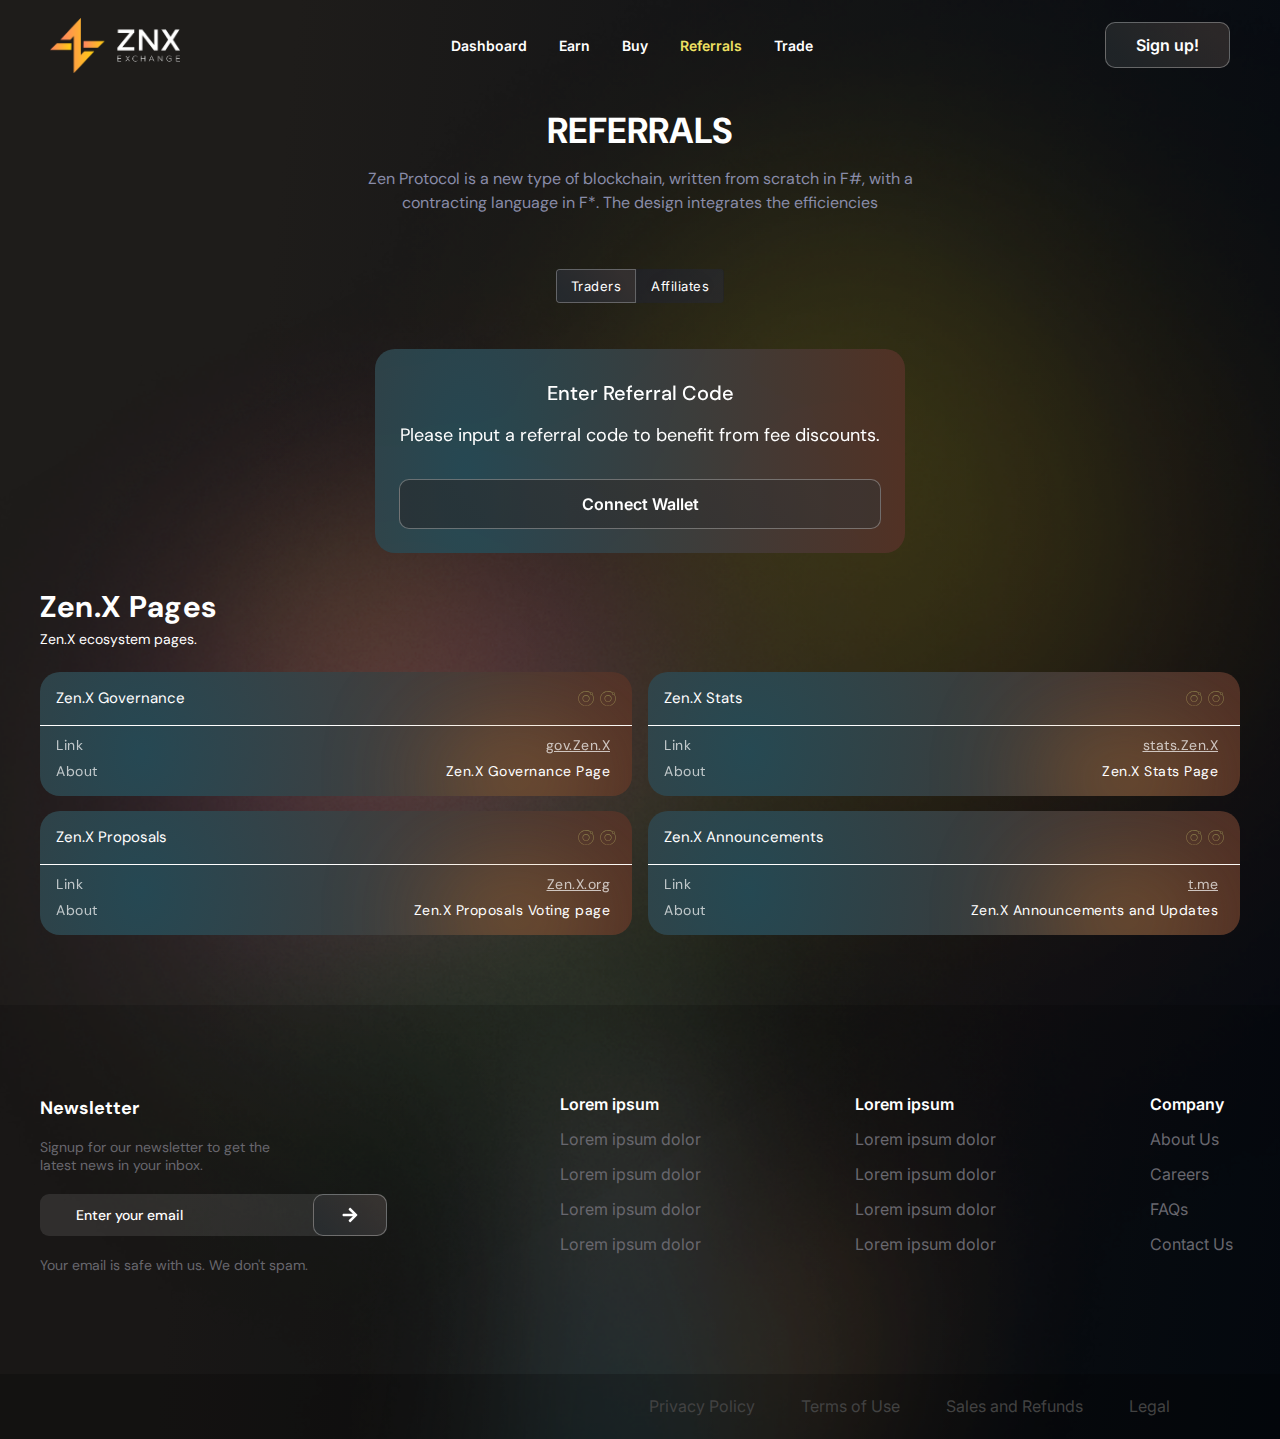
<file: referrals.html>
<!DOCTYPE html>
<html lang="en">
  <head>
    <meta charset="UTF-8" />
    <meta http-equiv="X-UA-Compatible" content="IE=edge" />
    <meta name="viewport" content="width=device-width, initial-scale=1.0" />
    <link rel="preconnect" href="https://fonts.googleapis.com" />
    <link rel="preconnect" href="https://fonts.gstatic.com" crossorigin />
    <link
      href="https://fonts.googleapis.com/css2?family=Changa:wght@400;500&family=DM+Sans:wght@400;500;700&family=Inter:wght@400;500;600;700&family=Montserrat:wght@400;500;600&display=swap"
      rel="stylesheet"
    />
    <link rel="stylesheet" href="css/main.css" />
    <title>Referrals</title>
  </head>
  <body>
    <!-- header start
    =========================================== -->
    <header class="header" id="header">
      <div class="auto__container">
        <div class="header__inner">
          <a href="index.html" class="header__inner-logo">
            <img src="./images/logo.png" alt="">
          </a>
          <nav class="nav" id="menu">
            <ul class="nav__inner">
              <li>
                <a href="dashboard.html"> Dashboard </a>
              </li>
              <li>
                <a href="earn.html"> Earn </a>
              </li>
              <li>
                <a href="buy.html"> Buy </a>
              </li>
              <li>
                <a href="referrals.html" class="active"> Referrals </a>
              </li>
              <li>
                <a href="trade.html"> Trade </a>
              </li>
              <a href="#" class="button"> Sign up! </a>
            </ul>
          </nav>
          <div class="header__inner-buttons">
            <a href="#" class="button"> Sign up! </a>
            <div class="burger" id="menuBtn">
              <span></span>
            </div>
          </div>
        </div>
      </div>
    </header>
    <!-- header end
    =========================================== -->
    <main class="main">
      <div class="main__bg">
        <div class="main__bg-inner">
          <img src="./images/main-bg-4.png" alt="" />
        </div>
      </div>
      <!-- dash start
    =========================================== -->
      <section class="dash">
        <div class="auto__container">
          <div class="dash__inner">
            <div class="dash__inner-header">
              <h2>Referrals</h2>
              <p>
                Zen Protocol is a new type of blockchain, written from scratch in F#, with a contracting language in F*. The design integrates the efficiencies 
              </p>
            </div>
            <div class="dash__inner-tab">
              <div class="dash__inner-tab-buttons">
                <button class="button active" type="button">
                  <span>
                    Traders
                  </span>
                </button>
                <button class="button" type="button">
                  <span>
                    Affiliates
                  </span>
                </button>
              </div>
              <div class="dash__inner-tab-connect">
                <h5>
                  Enter Referral Code
                </h5>
                <p class="md">
                  Please input a referral code to benefit from fee discounts.
                </p>
                <a href="#" class="button">
                  Connect Wallet
                </a>
              </div>
            </div>
            <div class="dash__inner-title">
              <h3>Zen.X Pages</h3>
              <p class="sm">Zen.X ecosystem pages.</p>
            </div>
            <div class="dashItem__row">
              <div class="dashItem gr">
                <div class="dashItem__title block left">
                  <h6>Zen.X Governance</h6>
                  <div class="dashItem__title-icons">
                    <span>
                      <img src="./images/achieve/ionic.svg" alt="">
                    </span>
                    <span>
                      <img src="./images/achieve/ionic.svg" alt="">
                    </span>
                  </div>
                </div>
                <div class="dashItem__info-wrapper sm">
                  <div class="dashItem__info">
                    <p class="reg">Link</p>
                    <p class="sm reg">gov.Zen.X</p>
                  </div>
                  <div class="dashItem__info">
                    <p class="reg">About</p>
                    <p class="sm base">Zen.X Governance Page</p>
                  </div>
                </div>
              </div>
              <div class="dashItem gr">
                <div class="dashItem__title block left">
                  <h6>Zen.X Stats</h6>
                  <div class="dashItem__title-icons">
                    <span>
                      <img src="./images/achieve/ionic.svg" alt="">
                    </span>
                    <span>
                      <img src="./images/achieve/ionic.svg" alt="">
                    </span>
                  </div>
                </div>
                <div class="dashItem__info-wrapper sm">
                  <div class="dashItem__info">
                    <p class="reg">Link</p>
                    <p class="sm reg">stats.Zen.X</p>
                  </div>
                  <div class="dashItem__info">
                    <p class="reg">About</p>
                    <p class="sm base">Zen.X Stats Page</p>
                  </div>
                </div>
              </div>
              <div class="dashItem gr">
                <div class="dashItem__title block left">
                  <h6>Zen.X Proposals</h6>
                  <div class="dashItem__title-icons">
                    <span>
                      <img src="./images/achieve/ionic.svg" alt="">
                    </span>
                    <span>
                      <img src="./images/achieve/ionic.svg" alt="">
                    </span>
                  </div>
                </div>
                <div class="dashItem__info-wrapper sm">
                  <div class="dashItem__info">
                    <p class="reg">Link</p>
                    <p class="sm reg">Zen.X.org</p>
                  </div>
                  <div class="dashItem__info">
                    <p class="reg">About</p>
                    <p class="sm base">Zen.X Proposals Voting page</p>
                  </div>
                </div>
              </div>
              <div class="dashItem gr">
                <div class="dashItem__title block left">
                  <h6>Zen.X Announcements</h6>
                  <div class="dashItem__title-icons">
                    <span>
                      <img src="./images/achieve/ionic.svg" alt="">
                    </span>
                    <span>
                      <img src="./images/achieve/ionic.svg" alt="">
                    </span>
                  </div>
                </div>
                <div class="dashItem__info-wrapper sm">
                  <div class="dashItem__info">
                    <p class="reg">Link</p>
                    <p class="sm reg">t.me</p>
                  </div>
                  <div class="dashItem__info">
                    <p class="reg">About</p>
                    <p class="sm base">Zen.X Announcements and Updates</p>
                  </div>
                </div>
              </div>
            </div>
          </div>
        </div>
      </section>
      <!-- dash end
    =========================================== -->
      <!-- footer start
    =========================================== -->
      <footer class="footer">
        <div class="auto__container">
          <div class="footer__inner">
            <form action="" class="footer__inner-form">
              <h6>Newsletter</h6>
              <p class="sm">
                Signup for our newsletter to get the latest news in your inbox.
              </p>
              <div class="input">
                <input type="email" placeholder="Enter your email" />
                <button type="submit" class="button">
                  <svg>
                    <use xlink:href="#button-arrow"></use>
                  </svg>
                </button>
              </div>
              <p class="sm">Your email is safe with us. We don't spam.</p>
            </form>
            <div class="footer__inner-links">
              <div class="footer__inner-col">
                <h6 class="sm">Lorem ipsum</h6>
                <a href="#"> Lorem ipsum dolor </a>
                <a href="#"> Lorem ipsum dolor </a>
                <a href="#"> Lorem ipsum dolor </a>
                <a href="#"> Lorem ipsum dolor </a>
              </div>
              <div class="footer__inner-col">
                <h6 class="sm">Lorem ipsum</h6>
                <a href="#"> Lorem ipsum dolor </a>
                <a href="#"> Lorem ipsum dolor </a>
                <a href="#"> Lorem ipsum dolor </a>
                <a href="#"> Lorem ipsum dolor </a>
              </div>
              <div class="footer__inner-col">
                <h6 class="sm">Company</h6>
                <a href="#"> About Us </a>
                <a href="#"> Careers </a>
                <a href="#"> FAQs </a>
                <a href="#"> Contact Us </a>
              </div>
            </div>
          </div>
        </div>
      </footer>
      <div class="copy">
        <div class="auto__container">
          <div class="copy__inner">
            <a href="#"> Privacy Policy </a>
            <a href="#"> Terms of Use </a>
            <a href="#"> Sales and Refunds </a>
            <a href="#"> Legal </a>
          </div>
        </div>
      </div>
      <!-- footer end
    =========================================== -->
    </main>
    <!-- Sprites
    =========================================== -->
    <svg style="display: none">
      <symbol id="arrow-right" viewBox="0 0 10 10">
        <g>
          <path
            d="M6.2987 0.868103L5.68835 1.70039L7.6709 4.40977H0.671387V5.59033H7.6709L5.68403 8.2997L6.2987 9.13199L9.32879 5.00005L6.2987 0.868103Z"
            fill="currentColor"
          />
        </g>
      </symbol>
      <symbol id="button-arrow" viewBox="0 0 17 16">
        <g>
          <path
            d="M7.30469 1.32422C6.95312 1.67578 6.98828 2.20312 7.30469 2.55469L11.5586 6.5625H1.46875C0.976562 6.5625 0.625 6.94922 0.625 7.40625V8.53125C0.625 9.02344 0.976562 9.375 1.46875 9.375H11.5586L7.30469 13.418C6.98828 13.7695 6.98828 14.2969 7.30469 14.6484L8.07812 15.4219C8.42969 15.7383 8.95703 15.7383 9.27344 15.4219L16.1289 8.56641C16.4453 8.25 16.4453 7.72266 16.1289 7.37109L9.27344 0.550781C8.95703 0.234375 8.42969 0.234375 8.07812 0.550781L7.30469 1.32422Z"
            fill="currentColor"
          />
        </g>
      </symbol>
    </svg>
    <!-- js
    =========================================== -->
    <script src="./js/main.js"></script>
  </body>
</html>
</file>
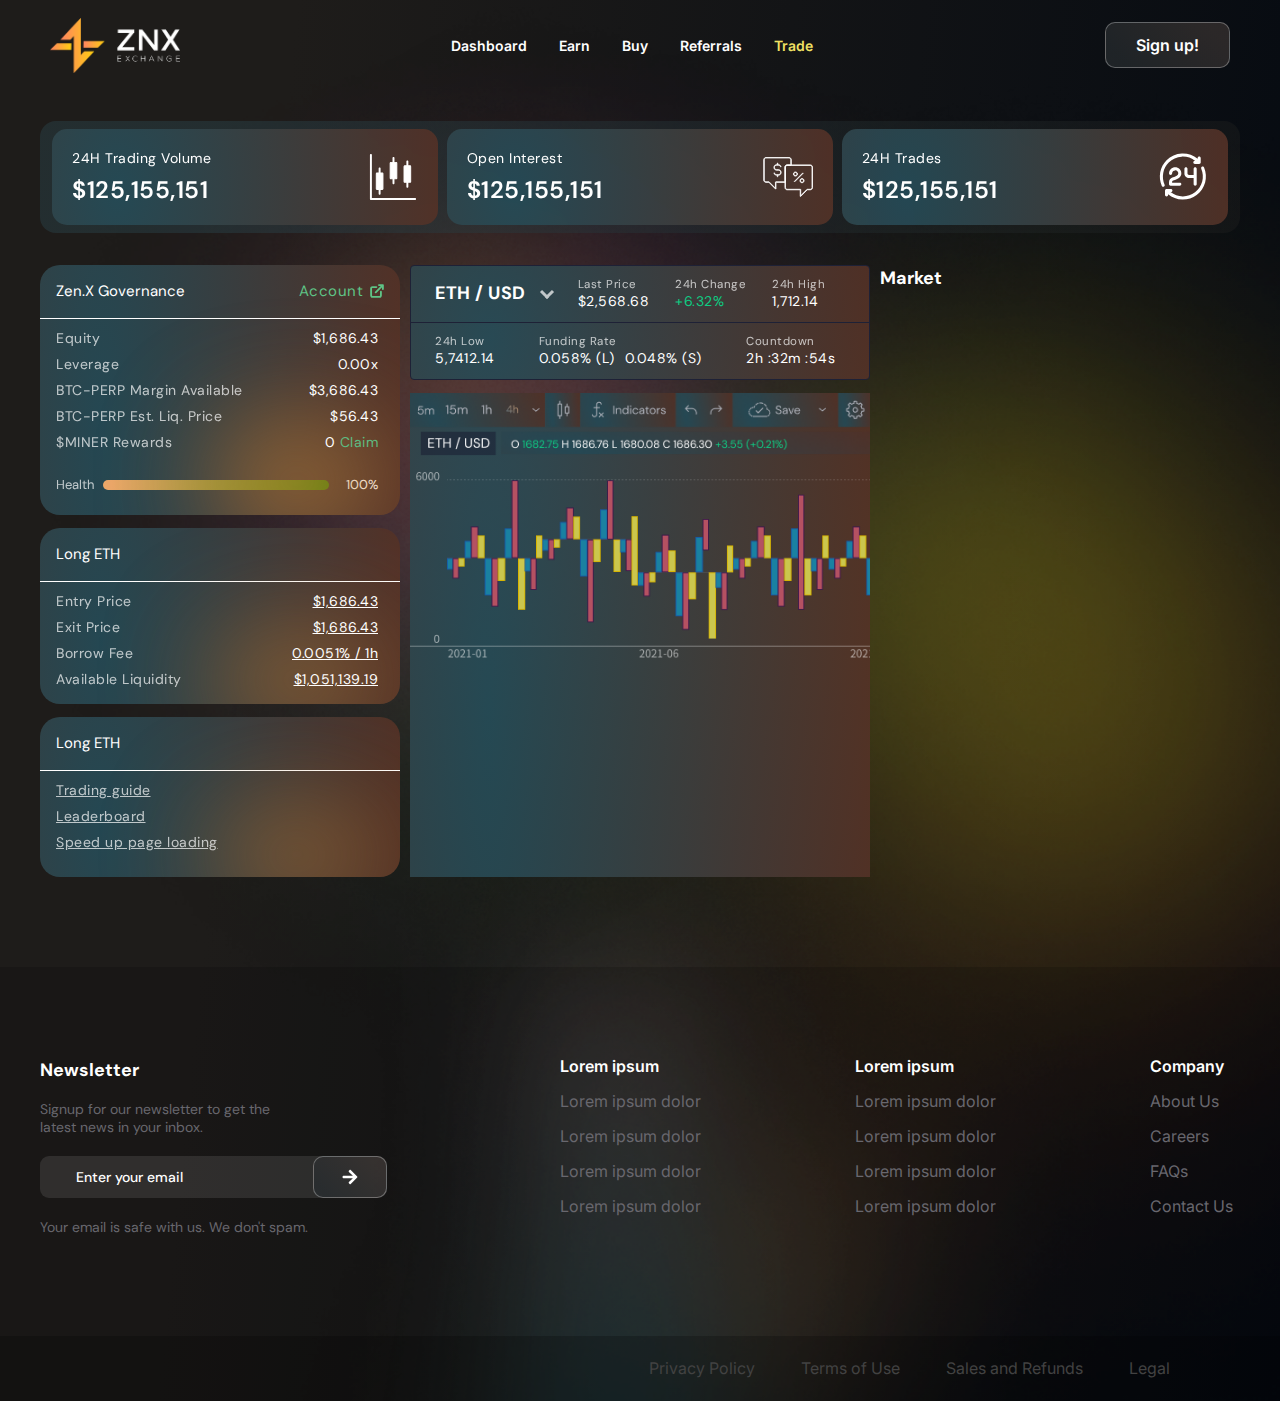
<file: trade.html>
<!DOCTYPE html>
<html lang="en">
  <head>
    <meta charset="UTF-8" />
    <meta http-equiv="X-UA-Compatible" content="IE=edge" />
    <meta name="viewport" content="width=device-width, initial-scale=1.0" />
    <link rel="preconnect" href="https://fonts.googleapis.com" />
    <link rel="preconnect" href="https://fonts.gstatic.com" crossorigin />
    <link
      href="https://fonts.googleapis.com/css2?family=Changa:wght@400;500&family=DM+Sans:wght@400;500;700&family=Inter:wght@400;500;600;700&family=Montserrat:wght@400;500;600&display=swap"
      rel="stylesheet"
    />
    <link rel="stylesheet" href="css/main.css" />
    <title>Trade</title>
  </head>
  <body>
    <!-- header start
    =========================================== -->
    <header class="header" id="header">
      <div class="auto__container">
        <div class="header__inner">
          <a href="index.html" class="header__inner-logo">
            <img src="./images/logo.png" alt="">
          </a>
          <nav class="nav" id="menu">
            <ul class="nav__inner">
              <li>
                <a href="dashboard.html"> Dashboard </a>
              </li>
              <li>
                <a href="earn.html"> Earn </a>
              </li>
              <li>
                <a href="buy.html"> Buy </a>
              </li>
              <li>
                <a href="referrals.html"> Referrals </a>
              </li>
              <li>
                <a href="trade.html" class="active"> Trade </a>
              </li>
              <a href="#" class="button"> Sign up! </a>
            </ul>
          </nav>
          <div class="header__inner-buttons">
            <a href="#" class="button"> Sign up! </a>
            <div class="burger" id="menuBtn">
              <span></span>
            </div>
          </div>
        </div>
      </div>
    </header>
    <!-- header end
    =========================================== -->
    <main class="main">
      <div class="main__bg">
        <div class="main__bg-inner">
          <img src="./images/main-bg-5.png" alt="" />
        </div>
      </div>
      <!-- dash start
    =========================================== -->
      <section class="dash big">
        <div class="auto__container">
          <div class="dash__inner">
            <div class="dash__inner-status">
              <div class="dashStatus">
                <div class="dashStatus__text">
                  <p class="sm">24H Trading Volume</p>
                  <h4>$125,155,151</h4>
                </div>
                <div class="dashStatus__icon">
                  <img src="./images/icons/analysis.svg" alt="" />
                </div>
              </div>
              <div class="dashStatus">
                <div class="dashStatus__text">
                  <p class="sm">Open Interest</p>
                  <h4>$125,155,151</h4>
                </div>
                <div class="dashStatus__icon">
                  <img src="./images/icons/interest.svg" alt="" />
                </div>
              </div>
              <div class="dashStatus">
                <div class="dashStatus__text">
                  <p class="sm">24H Trades</p>
                  <h4>$125,155,151</h4>
                </div>
                <div class="dashStatus__icon">
                  <img src="./images/icons/24HourService.svg" alt="" />
                </div>
              </div>
            </div>
            <div class="dash__inner-main">
              <div class="dashItem__row">
                <div class="dashItem gr">
                  <div class="dashItem__title block left">
                    <h6>Zen.X Governance</h6>
                    <a href="#">
                      Account
                      <svg>
                        <use xlink:href="#link"></use>
                      </svg>
                    </a>
                  </div>
                  <div class="dashItem__info-wrapper sm">
                    <div class="dashItem__info">
                      <p class="reg">Equity</p>
                      <p class="sm base">$1,686.43</p>
                    </div>
                    <div class="dashItem__info">
                      <p class="reg">Leverage</p>
                      <p class="sm base">0.00x</p>
                    </div>
                    <div class="dashItem__info">
                      <p class="reg">BTC-PERP Margin Available</p>
                      <p class="sm base">$3,686.43</p>
                    </div>
                    <div class="dashItem__info">
                      <p class="reg">BTC-PERP Est. Liq. Price</p>
                      <p class="sm base">$56.43</p>
                    </div>
                    <div class="dashItem__info">
                      <p class="reg">$MINER Rewards</p>
                      <p class="sm base">0 <b>Claim</b></p>
                    </div>
                  </div>
                  <div class="dashItem__health">
                    <div class="dashItem__health-inner">
                      <p>Health</p>
                      <div class="dashItem__health-bar"></div>
                    </div>
                    <p>100%</p>
                  </div>
                </div>
                <div class="dashItem gr">
                  <div class="dashItem__title block left">
                    <h6>Long ETH</h6>
                  </div>
                  <div class="dashItem__info-wrapper sm">
                    <div class="dashItem__info">
                      <p class="reg">Entry Price</p>
                      <p class="sm">$1,686.43</p>
                    </div>
                    <div class="dashItem__info">
                      <p class="reg">Exit Price</p>
                      <p class="sm">$1,686.43</p>
                    </div>
                    <div class="dashItem__info">
                      <p class="reg">Borrow Fee</p>
                      <p class="sm">0.0051% / 1h</p>
                    </div>
                    <div class="dashItem__info">
                      <p class="reg">Available Liquidity</p>
                      <p class="sm">$1,051,139.19</p>
                    </div>
                  </div>
                </div>
                <div class="dashItem gr">
                  <div class="dashItem__title block left">
                    <h6>Long ETH</h6>
                  </div>
                  <div class="dashItem__info-wrapper sm">
                    <div class="dashItem__info">
                      <p class="reg sm">Trading guide</p>
                    </div>
                    <div class="dashItem__info">
                      <p class="reg sm">Leaderboard</p>
                    </div>
                    <div class="dashItem__info">
                      <p class="reg sm">Speed up page loading</p>
                    </div>
                  </div>
                </div>
              </div>
              <div class="tradeGraph">
                <div class="tradeGraph__header">
                  <div class="tradeGraph__header-row">
                    <h6>ETH / USD</h6>
                    <div class="tradeGraph__header-info">
                      <p>
                        Last Price
                      </p>
                      <p class="sm">
                        $2,568.68
                      </p>
                    </div>
                    <div class="tradeGraph__header-info">
                      <p>
                        24h Change
                      </p>
                      <p class="sm uniq">
                        +6.32%
                      </p>
                    </div>
                    <div class="tradeGraph__header-info">
                      <p>
                        24h High
                      </p>
                      <p class="sm">
                        1,712.14
                      </p>
                    </div>
                  </div>
                  <div class="tradeGraph__header-row">
                    <div class="tradeGraph__header-info">
                      <p>
                        24h Low
                      </p>
                      <p class="sm">
                        5,7412.14
                      </p>
                    </div>
                    <div class="tradeGraph__header-info">
                      <p>
                        Funding Rate
                      </p>
                      <p class="sm row">
                        <span>
                          0.058% (L)
                        </span>
                        <span>0.048% (S)</span>
                      </p>
                    </div>
                    <div class="tradeGraph__header-info">
                      <p>
                        Countdown
                      </p>
                      <p class="sm">
                        2h :32m :54s
                      </p>
                    </div>
                  </div>
                </div>
                <div class="tradeGraph__inner">
                  <img src="./images/graph.png" alt="">
                </div>
              </div>
              <div class="dashWallet">
                <h6>Market</h6>
              </div>
            </div>
          </div>
        </div>
      </section>
      <!-- dash end
    =========================================== -->
      <!-- footer start
    =========================================== -->
      <footer class="footer">
        <div class="auto__container">
          <div class="footer__inner">
            <form action="" class="footer__inner-form">
              <h6>Newsletter</h6>
              <p class="sm">
                Signup for our newsletter to get the latest news in your inbox.
              </p>
              <div class="input">
                <input type="email" placeholder="Enter your email" />
                <button type="submit" class="button">
                  <svg>
                    <use xlink:href="#button-arrow"></use>
                  </svg>
                </button>
              </div>
              <p class="sm">Your email is safe with us. We don't spam.</p>
            </form>
            <div class="footer__inner-links">
              <div class="footer__inner-col">
                <h6 class="sm">Lorem ipsum</h6>
                <a href="#"> Lorem ipsum dolor </a>
                <a href="#"> Lorem ipsum dolor </a>
                <a href="#"> Lorem ipsum dolor </a>
                <a href="#"> Lorem ipsum dolor </a>
              </div>
              <div class="footer__inner-col">
                <h6 class="sm">Lorem ipsum</h6>
                <a href="#"> Lorem ipsum dolor </a>
                <a href="#"> Lorem ipsum dolor </a>
                <a href="#"> Lorem ipsum dolor </a>
                <a href="#"> Lorem ipsum dolor </a>
              </div>
              <div class="footer__inner-col">
                <h6 class="sm">Company</h6>
                <a href="#"> About Us </a>
                <a href="#"> Careers </a>
                <a href="#"> FAQs </a>
                <a href="#"> Contact Us </a>
              </div>
            </div>
          </div>
        </div>
      </footer>
      <div class="copy">
        <div class="auto__container">
          <div class="copy__inner">
            <a href="#"> Privacy Policy </a>
            <a href="#"> Terms of Use </a>
            <a href="#"> Sales and Refunds </a>
            <a href="#"> Legal </a>
          </div>
        </div>
      </div>
      <!-- footer end
    =========================================== -->
    </main>
    <!-- Sprites
    =========================================== -->
    <svg style="display: none">
      <symbol id="arrow-right" viewBox="0 0 10 10">
        <g>
          <path
            d="M6.2987 0.868103L5.68835 1.70039L7.6709 4.40977H0.671387V5.59033H7.6709L5.68403 8.2997L6.2987 9.13199L9.32879 5.00005L6.2987 0.868103Z"
            fill="currentColor"
          />
        </g>
      </symbol>
      <symbol id="button-arrow" viewBox="0 0 17 16">
        <g>
          <path
            d="M7.30469 1.32422C6.95312 1.67578 6.98828 2.20312 7.30469 2.55469L11.5586 6.5625H1.46875C0.976562 6.5625 0.625 6.94922 0.625 7.40625V8.53125C0.625 9.02344 0.976562 9.375 1.46875 9.375H11.5586L7.30469 13.418C6.98828 13.7695 6.98828 14.2969 7.30469 14.6484L8.07812 15.4219C8.42969 15.7383 8.95703 15.7383 9.27344 15.4219L16.1289 8.56641C16.4453 8.25 16.4453 7.72266 16.1289 7.37109L9.27344 0.550781C8.95703 0.234375 8.42969 0.234375 8.07812 0.550781L7.30469 1.32422Z"
            fill="currentColor"
          />
        </g>
      </symbol>
      <symbol id="link" viewBox="0 0 14 15">
        <g clip-path="url(#clip0_273_532)">
          <path
            d="M11.2002 8.20001V12.4C11.2002 12.7713 11.0527 13.1274 10.7901 13.39C10.5276 13.6525 10.1715 13.8 9.8002 13.8H2.1002C1.72889 13.8 1.3728 13.6525 1.11025 13.39C0.847695 13.1274 0.700195 12.7713 0.700195 12.4V4.70001C0.700195 4.32871 0.847695 3.97261 1.11025 3.71006C1.3728 3.44751 1.72889 3.30001 2.1002 3.30001H6.3002M9.1002 1.20001H13.3002M13.3002 1.20001V5.40001M13.3002 1.20001L5.6002 8.90001"
            stroke="currentColor"
            stroke-width="2"
            stroke-linecap="round"
            stroke-linejoin="round"
          />
        </g>
        <defs>
          <clipPath id="clip0_273_532">
            <rect fill="currentColor" transform="translate(0 0.5)" />
          </clipPath>
        </defs>
      </symbol>
    </svg>
    <!-- js
    =========================================== -->
    <script src="./js/main.js"></script>
  </body>
</html>
</file>
<file: css/main.css>
@import "./fonts/stylesheet.css";
html, body {
  scroll-behavior: smooth;
}

*,
*::before,
*::after {
  margin: 0;
  padding: 0;
  border: none;
  outline: none;
  -webkit-box-sizing: border-box;
          box-sizing: border-box;
}

button {
  outline: none;
}

button:focus {
  outline: none;
}

input::-webkit-outer-spin-button,
input::-webkit-inner-spin-button {
  -webkit-appearance: none;
  margin: 0;
}

/* width */
::-webkit-scrollbar {
  width: 8px;
}

/* Track */
::-webkit-scrollbar-track {
  background: #fff;
}

/* Handle */
::-webkit-scrollbar-thumb {
  background: rgba(0, 0, 0, 0.2);
  border-radius: 10px;
}

/* Handle on hover */
::-webkit-scrollbar-thumb:hover {
  background: rgba(0, 0, 0, 0.3);
}

/*** 
====================================================================
Global Settings
====================================================================
   ***/
body {
  font-family: "DM Sans", sans-serif;
  font-size: 16px;
  color: #fff;
  line-height: 24px;
  font-weight: 400;
  background: linear-gradient(95.71deg, #1E1C1A 20.9%, #050A11 100%);
}

a {
  text-decoration: none;
  opacity: 1;
  color: #fff;
  -webkit-transition: 0.3s ease;
  transition: 0.3s ease;
  cursor: pointer;
}
a:hover {
  opacity: 0.88;
}

ul li {
  list-style: none;
}

.auto__container {
  position: relative;
  max-width: 1300px;
  margin: 0 auto;
  padding: 0 40px;
}

h1 {
  font-weight: 500;
  font-size: 78px;
  line-height: 60px;
  text-transform: uppercase;
  text-align: center;
  font-family: "Changa", sans-serif;
  -webkit-user-select: none;
     -moz-user-select: none;
      -ms-user-select: none;
          user-select: none;
}
h1 span {
  background: linear-gradient(225deg, rgba(255, 193, 136, 0.7) 14.89%, rgba(103, 131, 148, 0.7) 85.85%);
  -webkit-background-clip: text;
  -webkit-text-fill-color: transparent;
  background-clip: text;
  text-fill-color: transparent;
}

h2 {
  font-weight: 700;
  font-size: 44px;
  line-height: 48px;
  -webkit-user-select: none;
     -moz-user-select: none;
      -ms-user-select: none;
          user-select: none;
}
h2.big {
  font-weight: 700;
  font-size: 48px;
  line-height: 46px;
}
h2.gradient {
  text-transform: uppercase;
  background: linear-gradient(225deg, rgba(255, 193, 136, 0.7) 14.89%, rgba(103, 131, 148, 0.7) 85.85%);
  -webkit-background-clip: text;
  -webkit-text-fill-color: transparent;
  background-clip: text;
}
h2.gradient span {
  background: #fff;
  -webkit-background-clip: text;
  -webkit-text-fill-color: transparent;
  background-clip: text;
}

h3 {
  font-weight: 700;
  font-size: 33px;
  line-height: 42px;
  letter-spacing: 0.5px;
}

h4 {
  font-weight: 600;
  font-size: 29px;
  line-height: 35px;
}

h5 {
  font-weight: 500;
  font-size: 24px;
  line-height: 28px;
}

h6 {
  font-weight: 700;
  font-size: 18px;
  line-height: 27px;
}
h6.sm {
  font-weight: 600;
  font-size: 16px;
  line-height: 19px;
}

p.sm {
  font-size: 14px;
  line-height: 18px;
}
p.md {
  font-size: 18px;
  line-height: 24px;
}
p.big {
  font-size: 20px;
  line-height: 30px;
}

.main {
  overflow: hidden;
  padding-top: 90.85px;
  position: relative;
  min-height: 100vh;
}
.main__bg {
  position: absolute;
  top: 0;
  left: 0;
  width: 100%;
  height: 100%;
  pointer-events: none;
  z-index: -1;
}
.main__bg-top {
  display: -webkit-box;
  display: -ms-flexbox;
  display: flex;
  -webkit-box-pack: center;
      -ms-flex-pack: center;
          justify-content: center;
  -webkit-box-align: center;
      -ms-flex-align: center;
          align-items: center;
}
.main__bg-top img {
  width: 100%;
}
.main__bg-inner {
  position: absolute;
  top: 0;
  left: 0;
  width: 100%;
  height: 100%;
  display: -webkit-box;
  display: -ms-flexbox;
  display: flex;
  -webkit-box-pack: center;
      -ms-flex-pack: center;
          justify-content: center;
  -webkit-box-align: center;
      -ms-flex-align: center;
          align-items: center;
  opacity: 0.7;
}
.main__bg-inner img {
  width: 100%;
  height: 100%;
  -o-object-fit: cover;
     object-fit: cover;
}
.main__blur {
  position: absolute;
  top: 0;
  left: 0;
  width: 40%;
  display: -webkit-box;
  display: -ms-flexbox;
  display: flex;
  -webkit-box-pack: center;
      -ms-flex-pack: center;
          justify-content: center;
  -webkit-box-align: center;
      -ms-flex-align: center;
          align-items: center;
}
.main__blur img {
  width: 100%;
}

.button {
  display: -webkit-inline-box;
  display: -ms-inline-flexbox;
  display: inline-flex;
  -webkit-box-pack: center;
      -ms-flex-pack: center;
          justify-content: center;
  -webkit-box-align: center;
      -ms-flex-align: center;
          align-items: center;
  padding: 20px 36px;
  font-size: 16px;
  line-height: 100%;
  color: #fff;
  font-weight: 600;
  font-family: "Inter", sans-serif;
  border-radius: 10px;
  border: 1px solid rgba(255, 255, 255, 0.3);
  background: linear-gradient(225deg, rgba(58, 52, 50, 0.7) 14.89%, rgba(40, 45, 48, 0.7) 85.85%);
  cursor: pointer;
  -webkit-transition: 0.3s ease;
  transition: 0.3s ease;
}
.button:hover {
  opacity: 1;
  color: #EFE163;
}

.input {
  display: -webkit-box;
  display: -ms-flexbox;
  display: flex;
  -webkit-box-pack: end;
      -ms-flex-pack: end;
          justify-content: flex-end;
  -webkit-box-align: center;
      -ms-flex-align: center;
          align-items: center;
  position: relative;
  background-color: #FFFFFF1A;
  border-radius: 9px;
}
.input input {
  padding: 10px 80px 10px 36px;
  position: absolute;
  top: 0;
  left: 0;
  width: 100%;
  height: 100%;
  font-size: 14px;
  line-height: 18px;
  font-weight: 500;
  background-color: transparent;
  font-family: "DM Sans", sans-serif;
  color: #fff;
  z-index: 1;
}
.input input::-webkit-input-placeholder {
  color: #fff;
}
.input input::-moz-placeholder {
  color: #fff;
}
.input input:-ms-input-placeholder {
  color: #fff;
}
.input input::-ms-input-placeholder {
  color: #fff;
}
.input input::placeholder {
  color: #fff;
}
.input .button {
  padding: 12px 28px;
  border-radius: 10px;
  position: relative;
  z-index: 2;
  cursor: pointer;
}
.input .button:hover {
  opacity: 1;
}
.input .button:hover svg {
  fill: #EFE163;
}
.input .button svg {
  width: 16px;
  height: 16px;
  fill: #fff;
  -webkit-transition: 0.3s ease;
  transition: 0.3s ease;
}

.block {
  border-bottom: 1px solid #fff;
}

.frame {
  background: radial-gradient(82.87% 517.52% at 17.05% 65.16%, rgba(37, 76, 88, 0.91) 0%, rgba(84, 50, 39, 0.91) 100%);
}

.header {
  position: absolute;
  top: 0;
  left: 0;
  width: 100%;
  z-index: 10;
  -webkit-transition: 0.4s ease;
  transition: 0.4s ease;
}
.header.sticky {
  position: fixed;
  top: 0;
  left: 0;
  width: 100%;
  -webkit-animation-name: sticky;
          animation-name: sticky;
  -webkit-animation-duration: 0.4s;
          animation-duration: 0.4s;
  background-color: #1E1C1A;
}
.header.active {
  background-color: #1E1C1A;
}
.header .auto__container {
  max-width: 1260px;
}
.header__inner {
  padding: 18px 0;
  display: -webkit-box;
  display: -ms-flexbox;
  display: flex;
  -webkit-box-pack: justify;
      -ms-flex-pack: justify;
          justify-content: space-between;
  -webkit-box-align: center;
      -ms-flex-align: center;
          align-items: center;
}
.header__inner-logo {
  display: -webkit-box;
  display: -ms-flexbox;
  display: flex;
  -webkit-box-pack: center;
      -ms-flex-pack: center;
          justify-content: center;
  -webkit-box-align: center;
      -ms-flex-align: center;
          align-items: center;
  font-size: 42px;
  line-height: 100%;
  width: 130px;
}
.header__inner-logo img {
  width: 100%;
}
.header__inner-buttons {
  display: -webkit-box;
  display: -ms-flexbox;
  display: flex;
  -webkit-box-align: center;
      -ms-flex-align: center;
          align-items: center;
}
.header__inner .button {
  padding: 14px 30px;
  font-size: 16px;
}

@-webkit-keyframes sticky {
  0% {
    top: -60px;
    opacity: 0;
  }
  100% {
    top: 0;
    opacity: 1;
  }
}

@keyframes sticky {
  0% {
    top: -60px;
    opacity: 0;
  }
  100% {
    top: 0;
    opacity: 1;
  }
}
.nav__inner {
  display: -webkit-box;
  display: -ms-flexbox;
  display: flex;
  -webkit-box-align: center;
      -ms-flex-align: center;
          align-items: center;
  font-family: "Inter", sans-serif;
}
.nav__inner li {
  margin-right: 22px;
}
.nav__inner li:last-child {
  margin: 0;
}
.nav__inner li a {
  font-size: 14px;
  line-height: 100%;
  font-weight: 600;
  color: #fff;
  padding: 5px;
}
.nav__inner li a.active {
  color: #EFE163;
}
.nav__inner li a:hover {
  opacity: 1;
  color: #EFE163;
}
.nav__inner .button {
  display: none;
}

.burger {
  display: none;
}

.footer {
  padding: 90px 0 100px;
  background: #00000026;
}
.footer .auto__container {
  max-width: 1340px;
}
.footer__inner {
  display: -webkit-box;
  display: -ms-flexbox;
  display: flex;
  -webkit-box-pack: justify;
      -ms-flex-pack: justify;
          justify-content: space-between;
}
.footer__inner-form {
  width: calc(40% - 30px);
  max-width: 347px;
}
.footer__inner-form h6 {
  margin-bottom: 11px;
}
.footer__inner-form p {
  margin-bottom: 20px;
  color: #68676E;
  max-width: 247px;
}
.footer__inner-form p:last-of-type {
  margin-bottom: 0;
  max-width: 290px;
}
.footer__inner-links {
  width: calc(60% - 30px);
  max-width: 680px;
  display: -webkit-box;
  display: -ms-flexbox;
  display: flex;
  -webkit-box-pack: justify;
      -ms-flex-pack: justify;
          justify-content: space-between;
}
.footer__inner-col {
  width: calc(33.3% - 20px);
  max-width: 150px;
  display: -webkit-box;
  display: -ms-flexbox;
  display: flex;
  -webkit-box-orient: vertical;
  -webkit-box-direction: normal;
      -ms-flex-direction: column;
          flex-direction: column;
  -webkit-box-align: start;
      -ms-flex-align: start;
          align-items: flex-start;
  font-family: "Inter", sans-serif;
}
.footer__inner-col:last-child {
  max-width: 90px;
}
.footer__inner .input {
  margin-bottom: 20px;
}
.footer__inner h6 {
  margin-bottom: 16px;
}
.footer__inner a {
  color: #68676E;
  font-size: 16px;
  line-height: 19px;
  font-weight: 400;
  margin-bottom: 16px;
  white-space: nowrap;
}
.footer__inner a:last-child {
  margin: 0;
}
.footer__inner a:hover {
  opacity: 1;
  color: #fff;
}

.copy {
  background-color: #00000056;
  padding: 23px 0;
}
.copy__inner {
  display: -webkit-box;
  display: -ms-flexbox;
  display: flex;
  -webkit-box-pack: end;
      -ms-flex-pack: end;
          justify-content: flex-end;
  -webkit-box-align: center;
      -ms-flex-align: center;
          align-items: center;
}
.copy__inner a {
  font-family: "Inter", sans-serif;
  color: #424242;
  font-size: 16px;
  line-height: 19px;
  font-weight: 400;
  margin-right: 46px;
}
.copy__inner a:hover {
  opacity: 1;
  color: #fff;
}
.copy__inner a:last-child {
  margin: 0;
}

.tradeGraph {
  display: -webkit-box;
  display: -ms-flexbox;
  display: flex;
  -webkit-box-orient: vertical;
  -webkit-box-direction: normal;
      -ms-flex-direction: column;
          flex-direction: column;
}
.tradeGraph__header {
  border-radius: 4px;
  border: 1px solid #1E2136;
  background: radial-gradient(82.87% 517.52% at 17.05% 65.16%, rgba(37, 76, 88, 0.91) 0%, rgba(84, 50, 39, 0.91) 100%);
  margin-bottom: 13px;
}
.tradeGraph__header-row {
  display: -webkit-box;
  display: -ms-flexbox;
  display: flex;
  -webkit-box-align: center;
      -ms-flex-align: center;
          align-items: center;
  -webkit-box-pack: justify;
      -ms-flex-pack: justify;
          justify-content: space-between;
  border-bottom: 1px solid #1E2136;
  padding: 12px 44px 12px 24px;
}
.tradeGraph__header-row:last-child {
  border: unset;
  padding-right: 34px;
}
.tradeGraph__header-info p {
  font-size: 11.5px;
  line-height: 14px;
  opacity: 0.7;
  letter-spacing: 0.5px;
}
.tradeGraph__header-info p.sm {
  opacity: 1;
  font-size: 14px;
  line-height: 18px;
}
.tradeGraph__header-info p.uniq {
  color: #0ECC83;
}
.tradeGraph__header-info p.row {
  display: -webkit-box;
  display: -ms-flexbox;
  display: flex;
  -webkit-box-align: center;
      -ms-flex-align: center;
          align-items: center;
}
.tradeGraph__header-info p.row span {
  margin-right: 10px;
}
.tradeGraph__header-info p.row span:last-child {
  margin: 0;
}
.tradeGraph__header h6 {
  letter-spacing: 0.5px;
  position: relative;
  padding-right: 26px;
}
.tradeGraph__header h6::before {
  position: absolute;
  content: "";
  width: 10px;
  height: 10px;
  top: 50%;
  right: 0;
  border-top: 3px solid #fff;
  border-right: 3px solid #fff;
  -webkit-transform: translateY(-70%) rotate(135deg);
          transform: translateY(-70%) rotate(135deg);
  opacity: 0.7;
}
.tradeGraph__inner {
  background: radial-gradient(82.87% 517.52% at 17.05% 65.16%, rgba(37, 76, 88, 0.91) 0%, rgba(84, 50, 39, 0.91) 100%);
  display: -webkit-box;
  display: -ms-flexbox;
  display: flex;
  -webkit-box-pack: center;
      -ms-flex-pack: center;
          justify-content: center;
  -webkit-box-align: start;
      -ms-flex-align: start;
          align-items: flex-start;
  width: 100%;
  height: 100%;
  padding-bottom: 90px;
}
.tradeGraph__inner img {
  width: 100%;
}

.hero {
  padding: 35px 0 0;
  position: relative;
}
.hero__bg {
  position: absolute;
  top: 0;
  left: 50%;
  width: 100%;
  -webkit-transform: translateX(-50%);
          transform: translateX(-50%);
  height: 100%;
  max-width: 1440px;
  pointer-events: none;
}
.heroIcon {
  width: 7%;
  position: absolute;
  top: 50%;
  left: 30%;
  display: -webkit-box;
  display: -ms-flexbox;
  display: flex;
  -webkit-box-pack: center;
      -ms-flex-pack: center;
          justify-content: center;
  -webkit-box-align: center;
      -ms-flex-align: center;
          align-items: center;
  -webkit-transform: translateY(-50%);
          transform: translateY(-50%);
  min-width: 70px;
}
.heroIcon.topl {
  min-width: 45px;
  width: 5%;
  top: 30px;
  left: 14%;
  -webkit-transform: translate(0);
          transform: translate(0);
}
.heroIcon.topr {
  top: 60px;
  left: 74%;
  -webkit-transform: translate(0);
          transform: translate(0);
}
.heroIcon.botl {
  left: 5%;
}
.heroIcon.botm {
  min-width: 45px;
  width: 5%;
}
.heroIcon.botr {
  width: 8%;
  left: 84%;
}
.heroIcon img {
  width: 100%;
}
.hero__inner-content {
  text-align: center;
}
.hero__inner-image {
  display: -webkit-box;
  display: -ms-flexbox;
  display: flex;
  -webkit-box-pack: center;
      -ms-flex-pack: center;
          justify-content: center;
  -webkit-box-align: center;
      -ms-flex-align: center;
          align-items: center;
  max-width: 890px;
  margin: 0 auto;
  width: 75%;
}
.hero__inner-image img {
  width: 100%;
}
.hero__inner h1 {
  margin-bottom: 25px;
}
.hero__inner h5 {
  margin-bottom: 10px;
}
.hero__inner p {
  width: 80%;
  color: #BDBDBD;
  max-width: 554px;
  margin: 0 auto 30px;
}

.feature {
  padding: 50px 0 100px;
  position: relative;
}
.feature__bg {
  width: 50%;
  position: absolute;
  bottom: 0;
  left: 50%;
  display: -webkit-box;
  display: -ms-flexbox;
  display: flex;
  -webkit-box-pack: center;
      -ms-flex-pack: center;
          justify-content: center;
  -webkit-box-align: center;
      -ms-flex-align: center;
          align-items: center;
  -webkit-transform: translate(-50%, 50%);
          transform: translate(-50%, 50%);
  z-index: -1;
  pointer-events: none;
  min-width: 400px;
}
.feature__bg img {
  width: 100%;
}
.feature__inner-title {
  text-align: center;
  margin-bottom: 55px;
}
.feature__inner-row {
  display: -webkit-box;
  display: -ms-flexbox;
  display: flex;
  -webkit-box-pack: justify;
      -ms-flex-pack: justify;
          justify-content: space-between;
  -webkit-box-align: stretch;
      -ms-flex-align: stretch;
          align-items: stretch;
  margin: 0 -10px;
  -ms-flex-wrap: wrap;
      flex-wrap: wrap;
}
.feature__inner h2 {
  margin-bottom: 16px;
}
.feature__inner p {
  color: #898CA9;
  max-width: 630px;
  margin: 0 auto;
}
.featureItem {
  width: calc(33.3% - 20px);
  max-width: 370px;
  margin: 0 10px;
  border-radius: 25px;
  padding: 36px 20px;
  display: -webkit-box;
  display: -ms-flexbox;
  display: flex;
  -webkit-box-orient: vertical;
  -webkit-box-direction: normal;
      -ms-flex-direction: column;
          flex-direction: column;
  -webkit-box-align: center;
      -ms-flex-align: center;
          align-items: center;
  background: radial-gradient(97.57% 210.75% at 0.9% 2.98%, rgba(55, 55, 55, 0.891) 4.17%, rgba(73, 73, 73, 0.6039) 100%);
  -webkit-backdrop-filter: blur(19px);
          backdrop-filter: blur(19px);
  text-align: center;
}
.featureItem__icon {
  width: 33px;
  height: 33px;
  display: -webkit-box;
  display: -ms-flexbox;
  display: flex;
  -webkit-box-pack: center;
      -ms-flex-pack: center;
          justify-content: center;
  -webkit-box-align: center;
      -ms-flex-align: center;
          align-items: center;
  margin-bottom: 15px;
}
.featureItem__icon img {
  width: 100%;
}
.featureItem h6 {
  margin-bottom: 10px;
}
.featureItem p {
  margin-bottom: 15px;
  height: 72px;
  overflow: hidden;
  max-width: 283px;
}
.featureItem a {
  font-size: 12px;
  line-height: 15px;
  font-weight: 500;
  display: -webkit-box;
  display: -ms-flexbox;
  display: flex;
  -webkit-box-align: center;
      -ms-flex-align: center;
          align-items: center;
}
.featureItem a span {
  display: -webkit-box;
  display: -ms-flexbox;
  display: flex;
  -webkit-box-pack: center;
      -ms-flex-pack: center;
          justify-content: center;
  -webkit-box-align: center;
      -ms-flex-align: center;
          align-items: center;
  width: 9px;
  height: 9px;
  margin-left: 6px;
}
.featureItem a span img {
  width: 100%;
}
.featureItem a svg {
  fill: #fff;
  width: 9px;
  height: 9px;
  margin-left: 6px;
}

.intro {
  padding: 120px 0 20px;
  position: relative;
}
.intro__bg {
  position: absolute;
  top: 0;
  left: 50%;
  width: 100%;
  -webkit-transform: translateX(-50%);
          transform: translateX(-50%);
  height: 100%;
  max-width: 1440px;
  pointer-events: none;
}
.intro__bg-blur {
  position: absolute;
  top: 10%;
  left: 0;
  width: 60%;
  display: -webkit-box;
  display: -ms-flexbox;
  display: flex;
  -webkit-box-pack: center;
      -ms-flex-pack: center;
          justify-content: center;
  -webkit-box-align: center;
      -ms-flex-align: center;
          align-items: center;
  -webkit-transform: translateX(-20%);
          transform: translateX(-20%);
  z-index: -1;
}
.intro__bg-blur img {
  width: 100%;
}
.introIcon {
  width: 7%;
  position: absolute;
  bottom: 3%;
  right: 8%;
  display: -webkit-box;
  display: -ms-flexbox;
  display: flex;
  -webkit-box-pack: center;
      -ms-flex-pack: center;
          justify-content: center;
  -webkit-box-align: center;
      -ms-flex-align: center;
          align-items: center;
  min-width: 80px;
}
.introIcon.topl {
  width: 6%;
  bottom: unset;
  top: 0;
  right: unset;
  left: 3%;
}
.introIcon img {
  width: 100%;
}
.intro__inner {
  display: -webkit-box;
  display: -ms-flexbox;
  display: flex;
  -webkit-box-pack: justify;
      -ms-flex-pack: justify;
          justify-content: space-between;
  -webkit-box-align: start;
      -ms-flex-align: start;
          align-items: flex-start;
}
.intro__inner-image {
  width: calc(50% - 20px);
  max-width: 526px;
  display: -webkit-box;
  display: -ms-flexbox;
  display: flex;
  -webkit-box-pack: center;
      -ms-flex-pack: center;
          justify-content: center;
  -webkit-box-align: center;
      -ms-flex-align: center;
          align-items: center;
  position: relative;
  padding-left: 60px;
}
.intro__inner-image::before {
  position: absolute;
  content: "";
  width: 30%;
  height: 50%;
  background: -webkit-gradient(linear, left top, left bottom, from(#E827FC), to(#F8CE78));
  background: linear-gradient(180deg, #E827FC 0%, #F8CE78 100%);
  -webkit-filter: blur(100px);
          filter: blur(100px);
  top: 55%;
  left: 20%;
  pointer-events: none;
}
.intro__inner-image::after {
  position: absolute;
  content: "";
  width: 70%;
  height: 60%;
  background: -webkit-gradient(linear, left top, left bottom, from(#76822C), to(#D02C2C));
  background: linear-gradient(180deg, #76822C 0%, #D02C2C 100%);
  -webkit-filter: blur(150px);
          filter: blur(150px);
  top: 25%;
  left: 0;
  border-radius: 50%;
  pointer-events: none;
}
.intro__inner-image img {
  width: 100%;
}
.intro__inner-content {
  width: calc(50% - 20px);
  max-width: 605px;
  padding-top: 30px;
}
.intro__inner h2 {
  margin-bottom: 16px;
}
.intro__inner p {
  max-width: 580px;
  margin-bottom: 32px;
  color: #898CA9;
}

.info {
  padding: 120px 0 100px;
  position: relative;
}
.info__bg {
  position: absolute;
  top: 0;
  left: 50%;
  width: 100%;
  -webkit-transform: translateX(-50%);
          transform: translateX(-50%);
  height: 100%;
  max-width: 1440px;
  pointer-events: none;
}
.info__bg-blur {
  position: absolute;
  bottom: -20%;
  right: 0;
  width: 45%;
  display: -webkit-box;
  display: -ms-flexbox;
  display: flex;
  -webkit-box-pack: center;
      -ms-flex-pack: center;
          justify-content: center;
  -webkit-box-align: center;
      -ms-flex-align: center;
          align-items: center;
  -webkit-transform: translateX(60%);
          transform: translateX(60%);
  z-index: -1;
  min-width: 300px;
}
.info__bg-blur img {
  width: 100%;
}
.infoIcon {
  width: 11%;
  position: absolute;
  top: 45%;
  left: 2%;
  display: -webkit-box;
  display: -ms-flexbox;
  display: flex;
  -webkit-box-pack: center;
      -ms-flex-pack: center;
          justify-content: center;
  -webkit-box-align: center;
      -ms-flex-align: center;
          align-items: center;
}
.infoIcon img {
  width: 100%;
}
.info__inner {
  display: -webkit-box;
  display: -ms-flexbox;
  display: flex;
  padding-left: 120px;
}
.info__inner-content {
  width: 75%;
  max-width: 790px;
  padding: 32px 45px 36px;
  border-radius: 18px;
  background: radial-gradient(97.57% 210.75% at 0.9% 2.98%, rgba(105, 105, 105, 0.26) 0%, rgba(62, 62, 62, 0) 100%);
  -webkit-backdrop-filter: blur(18.4856px);
          backdrop-filter: blur(18.4856px);
}
.info__inner-image {
  display: -webkit-box;
  display: -ms-flexbox;
  display: flex;
  -webkit-box-pack: center;
      -ms-flex-pack: center;
          justify-content: center;
  -webkit-box-align: center;
      -ms-flex-align: center;
          align-items: center;
  position: absolute;
  bottom: 0;
  right: 0;
  width: 40%;
  max-width: 580px;
  -webkit-transform: translate(13%, 15%);
          transform: translate(13%, 15%);
}
.info__inner-image img {
  width: 100%;
}
.info__inner h2 {
  margin-bottom: 24px;
}
.info__inner p {
  color: #898CA9;
  max-width: 580px;
}

.achieve {
  padding: 80px 0 150px;
  position: relative;
}
.achieve__bg {
  position: absolute;
  top: 0;
  left: 50%;
  width: 100%;
  -webkit-transform: translateX(-50%);
          transform: translateX(-50%);
  height: 100%;
  max-width: 1440px;
  pointer-events: none;
}
.achieve__bg-blur {
  position: absolute;
  bottom: 0;
  left: 0;
  width: 45%;
  display: -webkit-box;
  display: -ms-flexbox;
  display: flex;
  -webkit-box-pack: center;
      -ms-flex-pack: center;
          justify-content: center;
  -webkit-box-align: center;
      -ms-flex-align: center;
          align-items: center;
  -webkit-transform: translate(-30%, 20%);
          transform: translate(-30%, 20%);
  z-index: -1;
  min-width: 300px;
}
.achieve__bg-blur img {
  width: 100%;
}
.achieveIcon {
  width: 14%;
  position: absolute;
  bottom: -3%;
  right: 3%;
  display: -webkit-box;
  display: -ms-flexbox;
  display: flex;
  -webkit-box-pack: center;
      -ms-flex-pack: center;
          justify-content: center;
  -webkit-box-align: center;
      -ms-flex-align: center;
          align-items: center;
  min-width: 100px;
}
.achieveIcon img {
  width: 100%;
}
.achieve__inner {
  display: -webkit-box;
  display: -ms-flexbox;
  display: flex;
  -webkit-box-pack: justify;
      -ms-flex-pack: justify;
          justify-content: space-between;
  -webkit-box-align: center;
      -ms-flex-align: center;
          align-items: center;
}
.achieve__inner-bg {
  pointer-events: none;
  position: absolute;
  width: calc(100% - 30px);
  top: 50%;
  left: 0;
  display: -webkit-box;
  display: -ms-flexbox;
  display: flex;
  -webkit-box-pack: center;
      -ms-flex-pack: center;
          justify-content: center;
  -webkit-box-align: center;
      -ms-flex-align: center;
          align-items: center;
  -webkit-transform: translateY(-65%);
          transform: translateY(-65%);
}
.achieve__inner-bg img {
  width: 100%;
}
.achieve__inner-info {
  width: calc(45% - 20px);
  max-width: 450px;
  display: -webkit-box;
  display: -ms-flexbox;
  display: flex;
  -ms-flex-wrap: wrap;
      flex-wrap: wrap;
  -webkit-box-pack: justify;
      -ms-flex-pack: justify;
          justify-content: space-between;
  -webkit-box-align: start;
      -ms-flex-align: start;
          align-items: flex-start;
  position: relative;
  padding-left: 30px;
}
.achieve__inner-content {
  width: calc(55% - 20px);
  max-width: 603px;
}
.achieve__inner-content p {
  color: #898CA9;
  max-width: 603px;
}
.achieve__inner h2 {
  margin-bottom: 24px;
}
.achieveItem {
  width: calc(50% - 22px);
  display: -webkit-box;
  display: -ms-flexbox;
  display: flex;
  -webkit-box-orient: vertical;
  -webkit-box-direction: normal;
      -ms-flex-direction: column;
          flex-direction: column;
  -webkit-box-align: start;
      -ms-flex-align: start;
          align-items: flex-start;
  border-radius: 18px;
  background: rgba(255, 255, 255, 0.16);
  -webkit-box-shadow: 0px 4px 8px rgba(27, 27, 27, 0.16);
          box-shadow: 0px 4px 8px rgba(27, 27, 27, 0.16);
  -webkit-backdrop-filter: blur(24px);
          backdrop-filter: blur(24px);
  padding: 18px 18px 13px 20px;
  max-width: 182px;
  margin-bottom: 22px;
  font-family: "Montserrat", sans-serif;
  margin: 11px;
  min-height: 182px;
}
.achieveItem:nth-child(2) {
  margin-top: 76px;
}
.achieveItem:last-child {
  margin-top: -50px;
}
.achieveItem__icon {
  width: 45px;
  display: -webkit-box;
  display: -ms-flexbox;
  display: flex;
  -webkit-box-pack: center;
      -ms-flex-pack: center;
          justify-content: center;
  -webkit-box-align: center;
      -ms-flex-align: center;
          align-items: center;
  margin-bottom: 14px;
}
.achieveItem__icon.long {
  width: 55px;
}
.achieveItem__icon img {
  width: 100%;
}
.achieveItem h4 {
  margin-bottom: 8px;
}
.achieveItem p {
  height: 48px;
  overflow: hidden;
  max-width: 135px;
}

.dash {
  padding: 20px 0 70px;
  min-height: 60vh;
}
.dash .auto__container {
  max-width: 1280px;
}
.dash.big {
  padding: 50px 0 130px;
}
.dash.big .auto__container {
  max-width: 1450px;
}
.dash__inner-status {
  display: -webkit-box;
  display: -ms-flexbox;
  display: flex;
  -ms-flex-wrap: wrap;
      flex-wrap: wrap;
  -webkit-box-align: center;
      -ms-flex-align: center;
          align-items: center;
  -webkit-box-pack: justify;
      -ms-flex-pack: justify;
          justify-content: space-between;
  padding: 4px 8px;
  background: linear-gradient(90.67deg, rgba(43, 71, 79, 0.41) 14.94%, rgba(30, 28, 26, 0.41) 107.27%);
  border-radius: 16px;
  margin-bottom: 32px;
}
.dash__inner-main {
  display: -webkit-box;
  display: -ms-flexbox;
  display: flex;
  -webkit-box-pack: justify;
      -ms-flex-pack: justify;
          justify-content: space-between;
}
.dash__inner-main .dashItem {
  width: 100%;
  min-height: 160px;
}
.dash__inner-main .dashItem:nth-child(n) {
  margin: 0 0 13px;
}
.dash__inner-main .dashItem:last-child {
  margin: 0;
}
.dash__inner-main .dashItem__row {
  width: 30%;
  max-width: 418px;
  margin: 0;
}
.dash__inner-header {
  text-align: center;
  max-width: 630px;
  margin: 0 auto 54px;
}
.dash__inner-header p {
  color: #898CA9;
}
.dash__inner-title {
  text-align: start;
  margin-bottom: 24px;
}
.dash__inner-tab {
  max-width: 530px;
  margin: 0 auto 36px;
}
.dash__inner-tab-buttons {
  display: -webkit-box;
  display: -ms-flexbox;
  display: flex;
  -webkit-box-align: center;
      -ms-flex-align: center;
          align-items: center;
  -webkit-box-pack: center;
      -ms-flex-pack: center;
          justify-content: center;
  margin-bottom: 46px;
}
.dash__inner-tab-buttons .button {
  padding: 8px 14px;
  font-size: 13px;
  line-height: 16px;
  font-weight: 400;
  letter-spacing: 0.5px;
  border: 1px solid transparent;
  background: -webkit-gradient(linear, left top, right top, from(rgba(30, 34, 61, 0.36)), to(rgba(38, 43, 71, 0.36)));
  background: linear-gradient(90deg, rgba(30, 34, 61, 0.36) 0%, rgba(38, 43, 71, 0.36) 100%);
  -webkit-box-shadow: inset 0px 0px 30px 5px rgba(255, 255, 255, 0.01);
          box-shadow: inset 0px 0px 30px 5px rgba(255, 255, 255, 0.01);
  border-radius: 4px;
  border-top-right-radius: 0;
  border-bottom-right-radius: 0;
  position: relative;
}
.dash__inner-tab-buttons .button::before {
  position: absolute;
  content: "";
  top: 0;
  left: 0;
  width: 100%;
  height: 100%;
  background: linear-gradient(225deg, rgba(58, 52, 50, 0.7) 14.89%, rgba(40, 45, 48, 0.7) 85.85%);
  opacity: 0;
  pointer-events: none;
  -webkit-transition: 0.8s ease;
  transition: 0.8s ease;
  border-radius: 4px;
  border-top-right-radius: 0;
  border-bottom-right-radius: 0;
}
.dash__inner-tab-buttons .button.active {
  border-color: rgba(255, 255, 255, 0.3);
}
.dash__inner-tab-buttons .button.active::before {
  opacity: 1;
}
.dash__inner-tab-buttons .button:hover {
  border-color: rgba(255, 255, 255, 0.3);
}
.dash__inner-tab-buttons .button:hover::before {
  opacity: 1;
}
.dash__inner-tab-buttons .button:last-child {
  border-radius: 4px;
  border-top-left-radius: 0;
  border-bottom-left-radius: 0;
}
.dash__inner-tab-buttons .button:last-child::before {
  border-radius: 4px;
  border-top-left-radius: 0;
  border-bottom-left-radius: 0;
}
.dash__inner-tab-buttons .button span {
  position: relative;
}
.dash__inner-tab-connect {
  border-radius: 20px;
  padding: 32px 24px 24px;
  background: radial-gradient(82.87% 517.52% at 17.05% 65.16%, rgba(37, 76, 88, 0.91) 0%, rgba(84, 50, 39, 0.91) 100%);
  -webkit-backdrop-filter: blur(10px);
          backdrop-filter: blur(10px);
  text-align: center;
}
.dash__inner-tab-connect .button {
  width: 100%;
  padding: 16px 20px;
}
.dash__inner-tab h5 {
  margin-bottom: 18px;
}
.dash__inner-tab p {
  margin-bottom: 32px;
}
.dash__inner h2 {
  margin-bottom: 16px;
  text-transform: uppercase;
}
.dash__inner h3 {
  margin-bottom: 6px;
}
.dashStatus {
  width: calc(33.3% - 16px);
  margin: 8px;
  display: -webkit-box;
  display: -ms-flexbox;
  display: flex;
  -webkit-box-align: center;
      -ms-flex-align: center;
          align-items: center;
  -webkit-box-pack: justify;
      -ms-flex-pack: justify;
          justify-content: space-between;
  padding: 28px 50px 28px 28px;
  border-radius: 20px;
  background: radial-gradient(82.87% 517.52% at 17.05% 65.16%, rgba(37, 76, 88, 0.91) 0%, rgba(84, 50, 39, 0.91) 100%);
  -webkit-backdrop-filter: blur(10px);
          backdrop-filter: blur(10px);
  letter-spacing: 0.5px;
}
.dashStatus__icon {
  display: -webkit-box;
  display: -ms-flexbox;
  display: flex;
  -webkit-box-pack: center;
      -ms-flex-pack: center;
          justify-content: center;
  -webkit-box-align: center;
      -ms-flex-align: center;
          align-items: center;
  width: 62px;
  height: 62px;
}
.dashStatus__icon img {
  width: 100%;
}
.dashStatus p {
  margin-bottom: 8px;
}
.dashItem {
  border-radius: 20px;
  width: calc(50% - 8px);
  overflow: hidden;
  display: -webkit-box;
  display: -ms-flexbox;
  display: flex;
  -webkit-box-orient: vertical;
  -webkit-box-direction: normal;
      -ms-flex-direction: column;
          flex-direction: column;
}
.dashItem.gr {
  background: radial-gradient(82.87% 517.52% at 17.05% 65.16%, rgba(37, 76, 88, 0.91) 0%, rgba(84, 50, 39, 0.91) 100%);
  position: relative;
}
.dashItem.gr::before {
  position: absolute;
  content: "";
  bottom: 0;
  right: 5%;
  width: 60%;
  height: 46%;
  max-width: 170px;
  border-radius: 50%;
  background: rgba(197, 126, 49, 0.77);
  -webkit-filter: blur(56px);
          filter: blur(56px);
  -webkit-transform: translateY(20%);
          transform: translateY(20%);
  pointer-events: none;
}
.dashItem:nth-child(n+3) {
  margin-top: 15px;
}
.dashItem__row {
  display: -webkit-box;
  display: -ms-flexbox;
  display: flex;
  -ms-flex-wrap: wrap;
      flex-wrap: wrap;
  -webkit-box-pack: justify;
      -ms-flex-pack: justify;
          justify-content: space-between;
  margin-bottom: 30px;
}
.dashItem__row:last-child {
  margin-bottom: 0;
}
.dashItem__row.big {
  margin: 0 -15px 70px;
}
.dashItem__row.big:last-child {
  margin-bottom: 0;
}
.dashItem__row.big .dashItem {
  width: calc(50% - 30px);
  margin: 15px;
}
.dashItem__title {
  padding: 16px;
  margin-bottom: 10px;
  text-align: center;
}
.dashItem__title.left {
  text-align: start;
  display: -webkit-box;
  display: -ms-flexbox;
  display: flex;
  -webkit-box-align: center;
      -ms-flex-align: center;
          align-items: center;
  -webkit-box-pack: justify;
      -ms-flex-pack: justify;
          justify-content: space-between;
}
.dashItem__title.left h6 {
  font-weight: 400;
}
.dashItem__title.left span {
  width: 16px;
  height: 16px;
  display: -webkit-box;
  display: -ms-flexbox;
  display: flex;
  -webkit-box-pack: center;
      -ms-flex-pack: center;
          justify-content: center;
  -webkit-box-align: center;
      -ms-flex-align: center;
          align-items: center;
  margin-right: 6px;
}
.dashItem__title.left span:last-child {
  margin: 0;
}
.dashItem__title.left span img {
  width: 100%;
}
.dashItem__title.ex {
  padding: 24px 24px 14px;
}
.dashItem__title.ex h6 {
  font-size: 22px;
  line-height: 26px;
  font-weight: 500;
}
.dashItem__title-icons {
  display: -webkit-box;
  display: -ms-flexbox;
  display: flex;
  -ms-flex-item-align: center;
      -ms-grid-row-align: center;
      align-self: center;
}
.dashItem__title a {
  display: -webkit-box;
  display: -ms-flexbox;
  display: flex;
  -webkit-box-align: center;
      -ms-flex-align: center;
          align-items: center;
  font-size: 15px;
  line-height: 19px;
  font-weight: 400;
  color: #5FC486;
  letter-spacing: 0.5px;
}
.dashItem__title a svg {
  width: 14px;
  height: 14px;
  margin-left: 7px;
  fill: transparent;
  stroke: #5FC486;
}
.dashItem__title h6 {
  font-weight: 500;
  font-size: 15px;
  line-height: 21px;
}
.dashItem__header {
  padding: 15px 16px;
  margin-bottom: 12px;
}
.dashItem__header h6 {
  display: inline-block;
  font-size: 15px;
  line-height: 21px;
  position: relative;
  padding-right: 20px;
}
.dashItem__header h6::before {
  position: absolute;
  content: "";
  width: 9px;
  height: 9px;
  top: 50%;
  right: 0;
  border-top: 2px solid #fff;
  border-right: 2px solid #fff;
  -webkit-transform: translateY(-70%) rotate(135deg);
          transform: translateY(-70%) rotate(135deg);
}
.dashItem__header p {
  font-size: 11px;
  line-height: 15px;
  color: #A9A9B0;
  font-weight: 400;
}
.dashItem__info {
  padding: 0 22px 0 16px;
  display: -webkit-box;
  display: -ms-flexbox;
  display: flex;
  -webkit-box-pack: justify;
      -ms-flex-pack: justify;
          justify-content: space-between;
  -webkit-box-align: center;
      -ms-flex-align: center;
          align-items: center;
  margin-bottom: 8px;
  position: relative;
}
.dashItem__info:last-child {
  margin-bottom: 12px;
}
.dashItem__info-wrapper {
  padding-bottom: 4px;
  margin-bottom: 16px;
}
.dashItem__info-wrapper.sm {
  margin-bottom: 0;
}
.dashItem__info p {
  color: #fff;
  font-weight: 500;
  letter-spacing: 0.5px;
  font-size: 14px;
  line-height: 18px;
  font-weight: 500;
}
.dashItem__info p b {
  color: #5EBB81;
  font-weight: 400;
}
.dashItem__info p.sm {
  text-decoration: underline;
  font-weight: 400;
  text-align: end;
}
.dashItem__info p.reg {
  font-weight: 400;
  opacity: 0.7;
}
.dashItem__info p.base {
  text-decoration: unset;
}
.dashItem__info p:first-child {
  margin-right: 10px;
}
.dashItem__bar {
  display: -webkit-box;
  display: -ms-flexbox;
  display: flex;
  width: 95%;
  max-width: 432px;
  margin: 22px 0 45px;
  padding: 0 16px;
}
.dashItem__bar-inner {
  width: 100%;
  border-radius: 8px;
  overflow: hidden;
  height: 11px;
  position: relative;
}
.dashItem__bar.lg {
  margin-bottom: 18px;
}
.dashItem__bar.lg span {
  background-color: #38327D;
}
.dashItem__bar.lg span:nth-child(2) {
  width: 60%;
  background-color: #1A30F7;
}
.dashItem__bar.lg span:nth-child(3) {
  width: 44%;
  background-color: #3AC5C5;
}
.dashItem__bar.lg span:nth-child(4) {
  width: 21%;
  background-color: #2799CA;
}
.dashItem__bar span {
  position: absolute;
  top: 0;
  left: 0;
  height: 100%;
  width: 100%;
  border-radius: 8px;
  background-color: #4EE6DD;
}
.dashItem__bar span:nth-child(2) {
  width: 60%;
  background-color: #B456E0;
}
.dashItem__bar span:nth-child(3) {
  width: 37%;
  background-color: #EBA769;
}
.dashItem__buttons {
  padding: 14px 16px 12px;
  border-top: 1px solid #fff;
  margin: auto 0 0 0;
  position: relative;
  display: -webkit-box;
  display: -ms-flexbox;
  display: flex;
  -webkit-box-pack: justify;
      -ms-flex-pack: justify;
          justify-content: space-between;
  -webkit-box-align: center;
      -ms-flex-align: center;
          align-items: center;
}
.dashItem__buttons.big .button {
  margin-right: 12px;
}
.dashItem__buttons.big .button:last-child {
  margin: 0;
}
.dashItem__buttons.ex {
  padding: 14px 14px 14px 24px;
  border: unset;
}
.dashItem__buttons-row {
  display: -webkit-box;
  display: -ms-flexbox;
  display: flex;
  -webkit-box-align: center;
      -ms-flex-align: center;
          align-items: center;
}
.dashItem__text {
  padding: 0 24px;
  margin-bottom: 8px;
}
.dashItem__text p {
  max-width: 500px;
  margin-bottom: 20px;
}
.dashItem__text p:last-child {
  margin-bottom: 0;
}
.dashItem__text p.sm {
  color: #A0A3C4;
  padding-left: 6px;
}
.dashItem__health {
  display: -webkit-box;
  display: -ms-flexbox;
  display: flex;
  -webkit-box-align: center;
      -ms-flex-align: center;
          align-items: center;
  -webkit-box-pack: justify;
      -ms-flex-pack: justify;
          justify-content: space-between;
  padding: 10px 22px 22px 16px;
}
.dashItem__health-inner {
  display: -webkit-box;
  display: -ms-flexbox;
  display: flex;
  -webkit-box-align: center;
      -ms-flex-align: center;
          align-items: center;
  width: calc(100% - 40px);
}
.dashItem__health-bar {
  margin-left: 9px;
  height: 10px;
  border-radius: 8px;
  background: -webkit-gradient(linear, left top, right top, color-stop(3.54%, #EBA769), color-stop(106.04%, #398102));
  background: linear-gradient(90deg, #EBA769 3.54%, #398102 106.04%);
  width: 80%;
  max-width: 240px;
}
.dashItem__health p {
  font-size: 13px;
  line-height: 16px;
  opacity: 0.7;
}
.dashItem__health p:last-child {
  opacity: 1;
  text-align: end;
  justify-self: flex-end;
}
.dashItem .button {
  padding: 16px 22px;
  margin-right: 20px;
}
.dashItem .button.sm {
  font-size: 12px;
  padding: 12px 14px;
}
.dashItem .button.lg {
  padding: 16px 36px;
}
.dashItem .button.xlg {
  padding: 16px 56px;
}
.dashItem .button:last-child {
  margin: 0;
}
.dash .tradeGraph {
  width: calc(40% - 20px);
}
.dashWallet {
  width: 30%;
}

@media (max-width: 1440px) {
  .auto__container {
    max-width: 1140px;
  }

  h1 {
    font-size: 60px;
    line-height: 75.7%;
  }

  h2 {
    font-size: 36px;
    line-height: 40px;
  }
  h2.big {
    font-size: 40px;
    line-height: 38px;
  }

  h3 {
    font-size: 30px;
    line-height: 35px;
  }

  h4 {
    font-size: 24px;
    line-height: 30px;
  }

  h5 {
    font-size: 20px;
    line-height: 24px;
  }

  p.big {
    font-size: 17px;
    line-height: 23px;
  }

  .intro {
    padding: 100px 0 20px;
  }

  .info {
    padding: 90px 0;
  }
  .infoIcon {
    width: 9%;
    left: 1%;
    min-width: 80px;
  }
  .info__inner {
    padding-left: 110px;
  }
  .info__inner-image {
    width: 34%;
    -webkit-transform: translateY(15%);
            transform: translateY(15%);
  }
  .info__inner-content {
    width: 68%;
    padding: 26px 45px 30px 30px;
  }
  .info__inner h2 {
    margin-bottom: 16px;
  }

  .achieve {
    padding: 70px 0 120px;
  }

  .dash.big {
    padding: 30px 0 90px;
  }
  .dashStatus {
    padding: 20px;
    border-radius: 15px;
    margin: 4px;
    width: calc(33.3% - 8px);
  }
  .dashStatus__icon {
    width: 50px;
    height: 50px;
  }
  .dashItem__row.big {
    margin: 0 -8px 45px;
  }
  .dashItem__row.big:last-child {
    margin-bottom: 0;
  }
  .dashItem__row.big .dashItem {
    width: calc(50% - 16px);
    margin: 8px;
  }
  .dashItem__title.ex {
    padding: 16px 16px 4px;
  }
  .dashItem__title.ex h6 {
    font-size: 18px;
    line-height: 22px;
  }
  .dashItem__text {
    padding: 0 16px;
  }
  .dashItem__text p {
    margin-bottom: 10px;
  }
  .dashItem__text p.md {
    font-size: 16px;
    line-height: 22px;
  }
  .dashItem__text p.sm {
    font-size: 12px;
    line-height: 16px;
  }
  .dashItem__buttons.big .button {
    margin-right: 6px;
  }
  .dashItem__buttons.ex {
    padding: 10px 10px 10px 16px;
  }
  .dashItem .button {
    padding: 12px 15px;
    margin-right: 8px;
    border-radius: 8px;
    font-size: 14px;
  }
  .dashItem .button.sm {
    font-size: 11px;
    padding: 9px 11px;
  }
  .dashItem .button.lg {
    padding: 12px 22px;
  }
  .dashItem .button.xlg {
    padding: 12px 30px;
  }
}
@media (max-width: 1240px) {
  .auto__container {
    padding: 0 30px;
    max-width: 1024px;
  }

  h1 {
    font-size: 50px;
    line-height: 75.7%;
  }

  .info {
    padding: 90px 0 70px;
  }
  .infoIcon {
    top: 0;
    -webkit-transform: translateY(-30%);
            transform: translateY(-30%);
  }
  .info__inner {
    padding: 0;
  }
  .info__inner-content {
    width: 70%;
  }
  .info__inner-image {
    width: 37%;
    bottom: unset;
    top: 50%;
    -webkit-transform: translateY(-50%);
            transform: translateY(-50%);
  }

  .hero__inner-image {
    width: 70%;
    max-width: 740px;
  }

  .intro {
    padding: 80px 0 20px;
  }
  .introIcon {
    bottom: 0;
  }
  .intro__inner-image {
    width: calc(45% - 15px);
    padding-left: 0;
  }
  .intro__inner-content {
    width: calc(55% - 15px);
  }

  .achieve {
    padding: 60px 0 100px;
  }
  .achieve__inner-info {
    width: calc(45% - 10px);
    padding-left: 16px;
  }
  .achieve__inner-content {
    width: calc(55% - 10px);
  }

  .feature {
    padding: 30px 0 80px;
  }
  .feature__inner-title {
    margin-bottom: 40px;
  }
  .feature__inner h2 {
    margin-bottom: 12px;
  }
  .featureItem {
    padding: 24px 18px;
    border-radius: 18px;
  }
  .featureItem h6 {
    font-size: 16px;
    line-height: 24px;
  }

  .dash__inner-main {
    -ms-flex-wrap: wrap;
        flex-wrap: wrap;
  }
  .dash__inner-main .dashItem {
    width: calc(33.3% - 10px);
  }
  .dash__inner-main .dashItem:nth-child(n) {
    margin: 0;
  }
  .dash__inner-main .dashItem__row {
    -webkit-box-ordinal-group: 4;
        -ms-flex-order: 3;
            order: 3;
    width: 100%;
    max-width: unset;
    margin-top: 20px;
  }
  .dash .tradeGraph {
    width: calc(50% - 10px);
    -webkit-box-ordinal-group: 2;
        -ms-flex-order: 1;
            order: 1;
  }
  .dashWallet {
    width: calc(50% - 10px);
    -webkit-box-ordinal-group: 3;
        -ms-flex-order: 2;
            order: 2;
  }
}
@media (max-width: 1024px) {
  ::-webkit-scrollbar {
    display: none;
  }

  .main {
    padding-top: 86.63px;
  }

  .header__inner-logo {
    width: 120px;
  }

  body.active {
    overflow: hidden;
  }

  .nav {
    position: fixed;
    top: 86.63px;
    left: 0;
    width: 100%;
    height: calc(100% - 86.63px);
    z-index: 9;
    background: rgba(0, 0, 0, 0.4);
    -webkit-transform: translateX(100%);
            transform: translateX(100%);
    -webkit-transition: all 0.2s ease-in-out 0s;
    transition: all 0.2s ease-in-out 0s;
    -moz-transition: all 0.2s ease-in-out 0s;
  }
  .nav.active {
    transform: translate(0, 0);
    -moz-ransform: translate(0, 0);
    -o-transform: translate(0, 0);
    -ms-transform: translate(0, 0);
    -webkit-transform: translate(0, 0);
  }
  .nav__inner {
    -webkit-box-orient: vertical;
    -webkit-box-direction: normal;
        -ms-flex-direction: column;
            flex-direction: column;
    position: absolute;
    -webkit-box-pack: unset;
        -ms-flex-pack: unset;
            justify-content: unset;
    -webkit-box-align: center;
        -ms-flex-align: center;
            align-items: center;
    -webkit-box-sizing: border-box;
            box-sizing: border-box;
    top: 0;
    right: 0;
    width: 320px;
    z-index: 1;
    padding: 50px 20px 20px 20px;
    height: 100%;
    overflow-y: auto;
    background-color: #1E1C1A;
  }
  .nav__inner li {
    width: 100%;
    display: -webkit-box;
    display: -ms-flexbox;
    display: flex;
    -webkit-box-pack: center;
        -ms-flex-pack: center;
            justify-content: center;
    -webkit-box-align: center;
        -ms-flex-align: center;
            align-items: center;
    margin: 0 0 15px 0;
  }
  .nav__inner li a {
    width: 100%;
    font-size: 22px;
    text-align: center;
    padding: 10px;
  }

  .burger {
    display: block;
    cursor: pointer;
    -webkit-transition: all 0.2s ease-in-out 0s;
    transition: all 0.2s ease-in-out 0s;
    -moz-transition: all 0.2s ease-in-out 0s;
    position: relative;
    width: 30px;
    height: 30px;
    margin-left: 20px;
  }
  .burger:hover {
    opacity: 0.8;
  }
  .burger::before {
    top: 15%;
    width: 100%;
    height: 3px;
    background-color: #fff;
    -webkit-transition: all 0.3s ease;
    transition: all 0.3s ease;
    content: "";
    position: absolute;
    left: 50%;
    transform: translateX(-50%);
    -moz-ransform: translateX(-50%);
    -o-transform: translateX(-50%);
    -ms-transform: translateX(-50%);
    -webkit-transform: translateX(-50%);
  }
  .burger span {
    top: 50%;
    width: 100%;
    height: 3px;
    background-color: #fff;
    -webkit-transition: all 0.3s ease;
    transition: all 0.3s ease;
    position: absolute;
    left: 50%;
    transform: translate(-50%, -50%);
    -moz-ransform: translate(-50%, -50%);
    -o-transform: translate(-50%, -50%);
    -ms-transform: translate(-50%, -50%);
    -webkit-transform: translate(-50%, -50%);
    -webkit-transition: all 0.2s ease-in-out 0s;
    transition: all 0.2s ease-in-out 0s;
    -moz-transition: all 0.2s ease-in-out 0s;
  }
  .burger::after {
    bottom: 15%;
    width: 100%;
    height: 3px;
    background-color: #fff;
    -webkit-transition: all 0.3s ease;
    transition: all 0.3s ease;
    content: "";
    position: absolute;
    left: 50%;
    transform: translateX(-50%);
    -moz-ransform: translateX(-50%);
    -o-transform: translateX(-50%);
    -ms-transform: translateX(-50%);
    -webkit-transform: translateX(-50%);
  }
  .burger.active::before {
    top: 50%;
    -webkit-transform: translate(-50%, -50%) rotate(45deg);
    transform: translate(-50%, -50%) rotate(45deg);
  }
  .burger.active span {
    opacity: 0;
  }
  .burger.active::after {
    bottom: 50%;
    -webkit-transform: translate(-50%, 50%) rotate(-45deg);
    transform: translate(-50%, 50%) rotate(-45deg);
  }

  .feature {
    padding: 30px 0 60px;
  }
  .featureItem h6 {
    font-size: 18px;
    line-height: 24px;
    height: 48px;
    overflow: hidden;
    margin-bottom: 5px;
  }
  .featureItem p {
    margin-bottom: 10px;
  }

  .dash.big {
    padding: 30px 0 70px;
  }
  .dash__inner-main .dashItem {
    width: 100%;
  }
  .dash__inner-main .dashItem:nth-child(n) {
    margin: 0 0 15px 0;
  }
  .dash__inner-main .dashItem:last-child {
    margin: 0;
  }
  .dash__inner-main .dashItem__row {
    -webkit-box-orient: vertical;
    -webkit-box-direction: normal;
        -ms-flex-direction: column;
            flex-direction: column;
  }
  .dash .tradeGraph {
    width: 100%;
    -webkit-box-ordinal-group: 2;
        -ms-flex-order: 1;
            order: 1;
  }
  .dashWallet {
    width: 100%;
    -webkit-box-ordinal-group: 3;
        -ms-flex-order: 2;
            order: 2;
    margin-top: 20px;
  }
}
@media (max-width: 930px) {
  h1 {
    font-size: 42px;
  }

  h2 {
    font-size: 30px;
    line-height: 35px;
  }
  h2.big {
    font-size: 32px;
    line-height: 30px;
  }

  h3 {
    font-size: 25px;
    line-height: 30px;
  }

  h4 {
    font-size: 20px;
    line-height: 24px;
  }

  h5 {
    font-size: 17px;
    line-height: 20px;
  }

  h6 {
    font-size: 16px;
    line-height: 24px;
  }
  h6.sm {
    font-size: 14px;
    line-height: 17px;
  }

  p.md {
    font-size: 16px;
    line-height: 22px;
  }
  p.big {
    font-size: 16px;
    line-height: 22px;
  }

  .feature {
    padding: 20px 0 40px;
  }
  .feature__inner-row {
    margin: 0 -6px;
  }
  .feature__inner-title {
    margin-bottom: 30px;
  }
  .feature__inner h2 {
    margin-bottom: 8px;
  }
  .featureItem {
    width: calc(33.3% - 12px);
    margin: 0 6px;
    padding: 18px;
    border-radius: 15px;
  }
  .featureItem h6 {
    font-size: 16px;
    line-height: 24px;
  }
  .featureItem p {
    height: 56px;
  }
  .featureItem p.sm {
    font-size: 12px;
    line-height: 14px;
  }

  .intro {
    padding: 60px 0 20px;
  }
  .intro__inner-content {
    padding-top: 20px;
  }
  .intro__inner h2 {
    margin-bottom: 10px;
  }
  .intro__inner p {
    font-size: 14px;
    line-height: 20px;
    margin-bottom: 20px;
  }
  .intro__inner .button {
    padding: 16px 26px;
  }

  .info {
    padding: 70px 0 50px;
  }
  .info__inner h2 {
    margin-bottom: 10px;
  }
  .info__inner p.big {
    font-size: 16px;
    line-height: 22px;
  }

  .achieve {
    padding: 40px 0 80px;
  }
  .achieve__inner-info {
    width: calc(48% - 8px);
    padding-left: 16px;
  }
  .achieve__inner-content {
    width: calc(52% - 8px);
  }
  .achieve__inner h2 {
    margin-bottom: 15px;
  }
  .achieveItem {
    margin: 6px;
    width: calc(50% - 12px);
    min-height: 170px;
    padding: 15px;
    max-width: 170px;
  }
  .achieveItem:nth-child(2) {
    margin-top: 50px;
  }
  .achieveItem:last-child {
    margin-top: -35px;
  }

  .dash {
    padding: 10px 0 60px;
  }
  .dashWallet {
    width: calc(50% - 8px);
  }
  .dash__inner-status {
    margin-bottom: 20px;
    padding: 4px 6px;
  }
  .dash__inner-header {
    margin-bottom: 40px;
  }
  .dash__inner-title {
    margin-bottom: 20px;
  }
  .dash__inner h2 {
    margin-bottom: 10px;
  }
  .dashStatus {
    padding: 12px;
    border-radius: 12px;
    margin: 3px;
    width: calc(33.3% - 6px);
  }
  .dashStatus__icon {
    width: 40px;
    height: 40px;
  }
  .dashStatus h4 {
    font-size: 18px;
    line-height: 22px;
  }
  .dashStatus p {
    font-size: 12px;
    line-height: 16px;
    margin-bottom: 5px;
  }
  .dashItem__row.big {
    margin: 0 -5px 30px;
  }
  .dashItem__row.big .dashItem {
    width: calc(50% - 10px);
    margin: 5px;
  }
  .dashItem__title {
    padding: 14px;
  }
  .dashItem__info {
    padding: 0 14px;
    margin-bottom: 6px;
  }
  .dashItem__info-wrapper {
    margin-bottom: 12px;
  }
  .dashItem__info p {
    font-size: 12px;
    line-height: 14px;
  }
  .dashItem__header {
    margin-bottom: 5px;
    padding: 14px;
  }
  .dashItem__bar {
    margin: 16px 0 30px;
  }
  .dashItem__buttons {
    padding: 12px 14px;
  }
  .dashItem .button {
    padding: 10px 12px;
    margin-right: 7px;
    border-radius: 6px;
    font-size: 12px;
  }
  .dashItem .button.sm {
    font-size: 11px;
    padding: 8px 10px;
  }
  .dashItem .button.lg {
    padding: 10px 18px;
  }
  .dashItem .button.xlg {
    padding: 10px 24px;
  }

  .footer {
    padding: 70px 0;
  }
  .footer__inner-form {
    width: calc(40% - 15px);
  }
  .footer__inner-links {
    width: calc(60% - 15px);
    max-width: 430px;
  }
  .footer__inner-col {
    width: calc(33.3% - 10px);
  }
  .footer__inner h6 {
    margin-bottom: 10px;
  }
  .footer__inner p {
    margin-bottom: 15px;
  }
  .footer__inner a {
    font-size: 14px;
    line-height: 16px;
    margin-bottom: 10px;
  }
  .footer__inner .input {
    margin-bottom: 15px;
  }
  .footer__inner .input input {
    padding: 10px 65px 10px 20px;
  }
  .footer__inner .input .button {
    padding: 10px 22px;
  }

  .copy {
    padding: 18px 0;
  }
  .copy__inner a {
    font-size: 14px;
    line-height: 16px;
    margin-right: 35px;
  }
}
@media (max-width: 840px) {
  .dashItem__row.big {
    -webkit-box-orient: vertical;
    -webkit-box-direction: normal;
        -ms-flex-direction: column;
            flex-direction: column;
    margin: 0 0 30px;
  }
  .dashItem__row.big .dashItem {
    width: 100%;
    margin: 0 0 20px 0;
  }
  .dashItem__row.big .dashItem:last-child {
    margin-bottom: 0;
  }
  .dashItem__row.big .dashItem__title {
    padding: 16px 20px;
  }
  .dashItem__row.big .dashItem__info {
    padding: 0 20px;
  }
  .dashItem__row.big .dashItem__info p {
    font-size: 14px;
    line-height: 16px;
  }
  .dashItem__row.big .dashItem__buttons {
    padding: 14px 20px;
  }
  .dashItem__row.buy {
    -webkit-box-orient: vertical;
    -webkit-box-direction: normal;
        -ms-flex-direction: column;
            flex-direction: column;
  }
  .dashItem__row.buy .dashItem {
    width: 100%;
    margin: 0 0 20px 0;
  }
  .dashItem__row.buy .dashItem:last-child {
    margin-bottom: 0;
  }
}
@media (max-width: 750px) {
  .auto__container {
    padding: 0 20px;
  }

  .button {
    padding: 12px 20px;
    font-size: 14px;
  }

  .hero {
    padding-top: 20px;
  }
  .hero__inner-image {
    width: 80%;
  }
  .hero__inner h1 {
    margin-bottom: 16px;
  }
  .hero__inner p {
    margin-bottom: 20px;
    width: 90%;
  }

  .featureItem {
    padding: 18px 15px;
  }
  .featureItem h6 {
    font-size: 14px;
    line-height: 20px;
    height: 40px;
  }

  .intro {
    padding: 40px 0 20px;
  }
  .intro__inner {
    -webkit-box-align: center;
        -ms-flex-align: center;
            align-items: center;
  }
  .intro__inner-image {
    width: calc(43% - 6px);
  }
  .intro__inner-content {
    width: calc(57% - 6px);
    padding-top: 0;
  }
  .intro__inner .button {
    padding: 12px 20px;
    font-size: 14px;
  }

  .info {
    padding: 50px 0 30px;
  }
  .infoIcon {
    -webkit-transform: translateY(-50%);
            transform: translateY(-50%);
  }
  .info__inner-content {
    padding: 20px 40px 25px 20px;
    border-radius: 12px;
  }
  .info__inner p {
    position: relative;
    z-index: 2;
  }

  .achieve {
    padding: 40px 0 50px;
  }
  .achieve__inner-info {
    padding-left: 6px;
    width: calc(48% - 5px);
  }
  .achieve__inner-content {
    width: calc(52% - 5px);
  }
  .achieve__inner h2 {
    margin-bottom: 10px;
  }
  .achieveItem {
    max-width: 145px;
    min-height: 150px;
  }
  .achieveItem__icon {
    width: 30px;
    margin-bottom: 10px;
  }
  .achieveItem__icon.long {
    width: 38px;
  }

  .dash__inner-header {
    margin-bottom: 25px;
  }
  .dash__inner-tab {
    margin-bottom: 28px;
    padding-top: 20px;
  }
  .dash__inner-tab-buttons {
    margin-bottom: 30px;
  }
  .dash__inner-tab-connect .button {
    padding: 14px 20px;
  }
  .dash__inner h2 {
    margin-bottom: 6px;
  }
  .dash__inner h3 {
    margin-bottom: 4px;
  }
  .dashStatus {
    padding: 10px;
    border-radius: 10px;
    margin: 3px;
    width: calc(33.3% - 6px);
  }
  .dashStatus__icon {
    width: 30px;
    height: 30px;
  }
  .dashStatus h4 {
    font-size: 15px;
    line-height: 19px;
  }
  .dashStatus p {
    font-size: 10px;
    line-height: 13px;
    margin-bottom: 3px;
  }
  .dashItem {
    width: calc(50% - 5px);
    border-radius: 16px;
  }
  .dashItem__row {
    margin-bottom: 20px;
  }
  .dashItem__title {
    padding: 12px;
  }
  .dashItem__header {
    margin-bottom: 0;
    padding: 12px 14px;
  }
  .dashItem__info p {
    font-size: 11px;
    line-height: 13px;
  }
  .dashItem__bar-inner {
    height: 8px;
    border-radius: 6px;
  }
  .dashItem__bar span {
    border-radius: 6px;
  }

  .footer {
    padding: 50px 0;
  }
  .footer__inner-form {
    width: calc(40% - 15px);
  }
  .footer__inner-links {
    width: calc(60% - 15px);
    max-width: 380px;
  }
  .footer__inner h6 {
    margin-bottom: 5px;
  }
  .footer__inner p {
    margin-bottom: 10px;
  }
  .footer__inner p.sm {
    font-size: 12px;
    line-height: 14px;
  }
  .footer__inner a {
    font-size: 12px;
    line-height: 14px;
    margin-bottom: 6px;
  }
  .footer__inner .input {
    margin-bottom: 10px;
    border-radius: 7px;
  }
  .footer__inner .input .button {
    padding: 9px 18px;
  }
  .footer__inner .input .button svg {
    width: 12px;
    height: 12px;
  }

  .copy {
    padding: 14px 0;
  }
  .copy__inner {
    -webkit-box-pack: center;
        -ms-flex-pack: center;
            justify-content: center;
  }
  .copy__inner a {
    font-size: 12px;
    line-height: 14px;
    margin-right: 25px;
  }
}
@media (max-width: 650px) {
  .feature {
    padding: 10px 0 20px;
  }
  .feature__inner-row {
    margin: 0 -4px;
  }
  .feature__inner-title {
    margin-bottom: 20px;
  }
  .featureItem {
    width: calc(33.3% - 8px);
    padding: 12px 10px;
    border-radius: 12px;
    margin: 0 4px;
  }
  .featureItem__icon {
    width: 26px;
    height: 26px;
    margin-bottom: 10px;
  }
  .featureItem h6 {
    font-size: 12px;
    line-height: 16px;
    height: 32px;
  }
  .featureItem p {
    height: 48px;
  }
  .featureItem p.sm {
    font-size: 10px;
    line-height: 12px;
  }
  .featureItem a {
    font-size: 11px;
    line-height: 14px;
  }

  .intro {
    padding: 30px 0;
  }
  .intro__inner {
    -webkit-box-orient: vertical;
    -webkit-box-direction: normal;
        -ms-flex-direction: column;
            flex-direction: column;
  }
  .intro__inner-image {
    width: 100%;
    margin-bottom: 40px;
  }
  .intro__inner-content {
    width: 100%;
    z-index: 2;
    text-align: center;
  }
  .intro__inner h2 {
    margin-bottom: 15px;
  }

  .info {
    padding: 30px 0 0;
  }
  .infoIcon {
    -webkit-transform: translateY(-70%);
            transform: translateY(-70%);
  }
  .info__inner {
    -webkit-box-orient: vertical;
    -webkit-box-direction: normal;
        -ms-flex-direction: column;
            flex-direction: column;
  }
  .info__inner-content {
    width: 100%;
    background: radial-gradient(207.57% 152.75% at 69.9% -51.02%, rgba(105, 105, 105, 0.26) 0%, rgba(62, 62, 62, 0) 89%);
    padding: 24px;
    text-align: center;
  }
  .info__inner-image {
    display: none;
    margin-top: -15%;
    width: 100%;
    position: static;
    -webkit-transform: translate(0);
            transform: translate(0);
    pointer-events: none;
  }
  .info__inner h2 br {
    display: none;
  }

  .achieve {
    padding: 60px 0;
  }
  .achieveIcon {
    bottom: -1%;
  }
  .achieve__inner {
    -webkit-box-orient: vertical;
    -webkit-box-direction: normal;
        -ms-flex-direction: column;
            flex-direction: column;
  }
  .achieve__inner-bg {
    -webkit-transform: translateY(-50%);
            transform: translateY(-50%);
    width: calc(100% - 40px);
  }
  .achieve__inner-info {
    width: 100%;
    padding-left: 20px;
  }
  .achieve__inner-content {
    width: 100%;
    -webkit-box-ordinal-group: 0;
        -ms-flex-order: -1;
            order: -1;
    margin-bottom: 60px;
    text-align: center;
  }
  .achieve__inner h2 br {
    display: none;
  }
  .achieveItem {
    max-width: unset;
    margin: 12px;
    width: calc(50% - 24px);
    min-height: 170px;
  }
  .achieveItem__icon {
    width: 45px;
    margin-bottom: 15px;
  }
  .achieveItem__icon.lomg {
    width: 55px;
  }

  .dash__inner-main .dashItem__row {
    width: 100%;
  }
  .dashwallet {
    width: 100%;
  }
  .dashStatus {
    padding: 15px;
    border-radius: 12px;
    margin: 5px;
    width: 100%;
  }
  .dashStatus__icon {
    width: 50px;
    height: 50px;
  }
  .dashStatus h4 {
    font-size: 18px;
    line-height: 24px;
  }
  .dashStatus p {
    font-size: 14px;
    line-height: 18px;
    margin-bottom: 6px;
  }
  .dashItem {
    width: 100%;
    margin-bottom: 20px;
    min-height: 140px;
  }
  .dashItem:nth-child(n+3) {
    margin-top: 0;
  }
  .dashItem:last-child {
    margin-bottom: 0;
  }
  .dashItem__row {
    -webkit-box-orient: vertical;
    -webkit-box-direction: normal;
        -ms-flex-direction: column;
            flex-direction: column;
  }
  .dashItem__title {
    padding: 12px 16px;
    margin-bottom: 14px;
  }
  .dashItem__header {
    padding: 12px 16px;
    margin-bottom: 6px;
  }
  .dashItem__info {
    margin-bottom: 8px;
    padding: 0 16px;
  }
  .dashItem__info p {
    font-size: 15px;
    line-height: 18px;
  }
  .dashItem__bar {
    margin: 14px 0 18px;
  }

  .footer {
    padding: 30px 0;
  }
  .footer__inner {
    -webkit-box-orient: vertical;
    -webkit-box-direction: normal;
        -ms-flex-direction: column;
            flex-direction: column;
  }
  .footer__inner-form {
    width: 100%;
    margin-bottom: 30px;
    max-width: 280px;
  }
  .footer__inner-links {
    width: 100%;
    max-width: unset;
  }
  .footer__inner h6 {
    margin-bottom: 10px;
  }
  .footer__inner p {
    margin-bottom: 10px;
  }
  .footer__inner p.sm {
    font-size: 14px;
    line-height: 18px;
  }
  .footer__inner a {
    font-size: 14px;
    line-height: 16px;
    margin-bottom: 10px;
  }
}
@media (max-width: 540px) {
  h1 {
    font-size: 40px;
  }

  h2 {
    font-size: 25px;
    line-height: 30px;
  }
  h2.big {
    font-size: 27px;
    line-height: 25px;
  }

  h4 {
    font-size: 18px;
    line-height: 22px;
  }

  .main {
    padding-top: 72.19px;
  }

  .header__inner {
    padding: 15px 0;
  }
  .header__inner-logo {
    font-size: 30px;
    width: 100px;
  }
  .header__inner-buttons .button {
    display: none;
  }

  .nav {
    top: 72.19px;
    height: calc(100% - 72.19px);
  }
  .nav__inner .button {
    display: -webkit-box;
    display: -ms-flexbox;
    display: flex;
    margin-top: 60px;
  }

  .burger {
    margin: 0;
  }

  .feature {
    padding: 30px 0;
  }
  .feature__inner-row {
    -webkit-box-orient: vertical;
    -webkit-box-direction: normal;
        -ms-flex-direction: column;
            flex-direction: column;
  }
  .feature__inner-title {
    margin-bottom: 30px;
  }
  .featureItem {
    width: 100%;
    margin: 0 0 16px 0;
    padding: 30px;
    border-radius: 20px;
    max-width: unset;
  }
  .featureItem__icon {
    width: 33px;
    height: 33px;
    margin-bottom: 15px;
  }
  .featureItem:last-child {
    margin: 0;
  }
  .featureItem h6 {
    font-size: 18px;
    line-height: 22px;
    height: auto;
    margin-bottom: 10px;
  }
  .featureItem p {
    height: auto;
    margin-bottom: 15px;
    max-width: unset;
  }
  .featureItem p.sm {
    font-size: 14px;
    line-height: 18px;
  }
  .featureItem a {
    font-size: 12px;
    line-height: 16px;
  }

  .dash {
    padding: 10px 0 40px;
  }
  .dash.big {
    padding: 30px 0 50px;
  }
  .dash__inner-tab {
    margin-bottom: 20px;
    padding-top: 10px;
  }
  .dash__inner-tab-buttons {
    margin-bottom: 25px;
  }
  .dash__inner-tab-connect {
    padding: 22px 16px 16px;
  }
  .dash__inner-tab h5 {
    margin-bottom: 12px;
  }
  .dash__inner-tab p {
    margin-bottom: 20px;
  }
  .dashItem__row.big .dashItem__title {
    padding: 12px 16px;
  }
  .dashItem__row.big .dashItem__info {
    padding: 0 16px;
  }
  .dashItem__row.big .dashItem__info p {
    font-size: 12px;
    line-height: 14px;
  }
  .dashItem__row.big .dashItem__buttons {
    padding: 12px 16px;
  }
  .dashItem__info p {
    font-size: 13px;
    line-height: 16px;
  }

  .footer__inner h6 {
    margin-bottom: 8px;
  }
  .footer__inner a {
    font-size: 12px;
    line-height: 14px;
    margin-bottom: 6px;
  }

  .tradeGraph__header-row {
    padding: 10px 14px;
  }
  .tradeGraph__header-row:last-child {
    padding: 10px 14px;
  }
  .tradeGraph__header-info p {
    font-size: 10px;
    line-height: 13px;
    margin-bottom: 2px;
  }
  .tradeGraph__header-info p.sm {
    font-size: 11.5px;
    line-height: 15px;
    margin: 0;
  }
  .tradeGraph__header h6 {
    padding-right: 16px;
    font-size: 13px;
    line-height: 20px;
  }
  .tradeGraph__header h6::before {
    width: 7px;
    height: 7px;
    border-width: 2px;
  }
}
@media (max-width: 440px) {
  .intro {
    padding: 0 0 30px;
  }
  .intro__inner-image {
    margin-bottom: 20px;
  }

  .info__inner-content {
    padding: 20px 18px;
  }
  .info__inner h2 {
    margin-bottom: 8px;
  }
  .info__inner p.big {
    font-size: 14px;
    line-height: 20px;
  }

  .achieve {
    padding: 30px 0 40px;
  }
  .achieve__inner-content {
    margin-bottom: 30px;
  }
  .achieve__inner-info {
    padding-left: 10px;
  }
  .achieveItem {
    margin: 8px;
    width: calc(50% - 16px);
    min-height: 160px;
  }
  .achieveItem__icon {
    width: 35px;
  }
  .achieveItem__icon.long {
    width: 45px;
  }

  .dashItem {
    margin-bottom: 15px;
    min-height: 110px;
  }
  .dashItem__row.buy .dashItem {
    margin-bottom: 15px;
  }
  .dashItem__row.big {
    margin: 0 0 20px;
  }
  .dashItem__row.big .dashItem {
    margin: 0 0 15px 0;
  }
  .dashItem__row.big .dashItem__title {
    padding: 10px 14px;
  }
  .dashItem__row.big .dashItem__info {
    padding: 0 14px;
  }
  .dashItem__row.big .dashItem__info p {
    font-size: 11px;
    line-height: 13px;
  }
  .dashItem__row.big .dashItem__buttons {
    padding: 12px 14px;
  }
  .dashItem__title {
    padding: 10px 14px;
    margin-bottom: 10px;
  }
  .dashItem__title.ex {
    padding: 12px 14px;
    margin: 0;
  }
  .dashItem__title.ex h6 {
    font-size: 16px;
    line-height: 20px;
  }
  .dashItem__text {
    padding: 0 14px;
  }
  .dashItem__text p {
    margin-bottom: 6px;
  }
  .dashItem__text p.md {
    font-size: 14px;
    line-height: 20px;
  }
  .dashItem__text p.sm {
    padding-left: 4px;
  }
  .dashItem__buttons.ex {
    padding-left: 14px;
  }
  .dashItem__buttons.ex .button {
    font-size: 10px;
    padding: 8px 10px;
  }
  .dashItem__header {
    padding: 10px 14px;
    margin-bottom: 0;
  }
  .dashItem__info {
    padding: 0 14px;
    margin-bottom: 6px;
  }
  .dashItem__info p {
    font-size: 12px;
    line-height: 14px;
  }

  .footer {
    padding: 20px 0;
  }
  .footer__inner-form {
    margin-bottom: 20px;
  }
  .footer__inner-col:last-child {
    max-width: 70px;
  }

  .copy__inner {
    -webkit-box-pack: justify;
        -ms-flex-pack: justify;
            justify-content: space-between;
  }
  .copy__inner a {
    font-size: 11px;
    line-height: 13px;
    margin: 0;
  }
}
@media (max-width: 390px) {
  .footer__inner-links {
    -webkit-box-orient: vertical;
    -webkit-box-direction: normal;
        -ms-flex-direction: column;
            flex-direction: column;
  }
  .footer__inner-col {
    width: 100%;
    max-width: unset;
    margin-bottom: 20px;
  }
  .footer__inner-col:last-child {
    margin: 0;
  }
}
</file>
